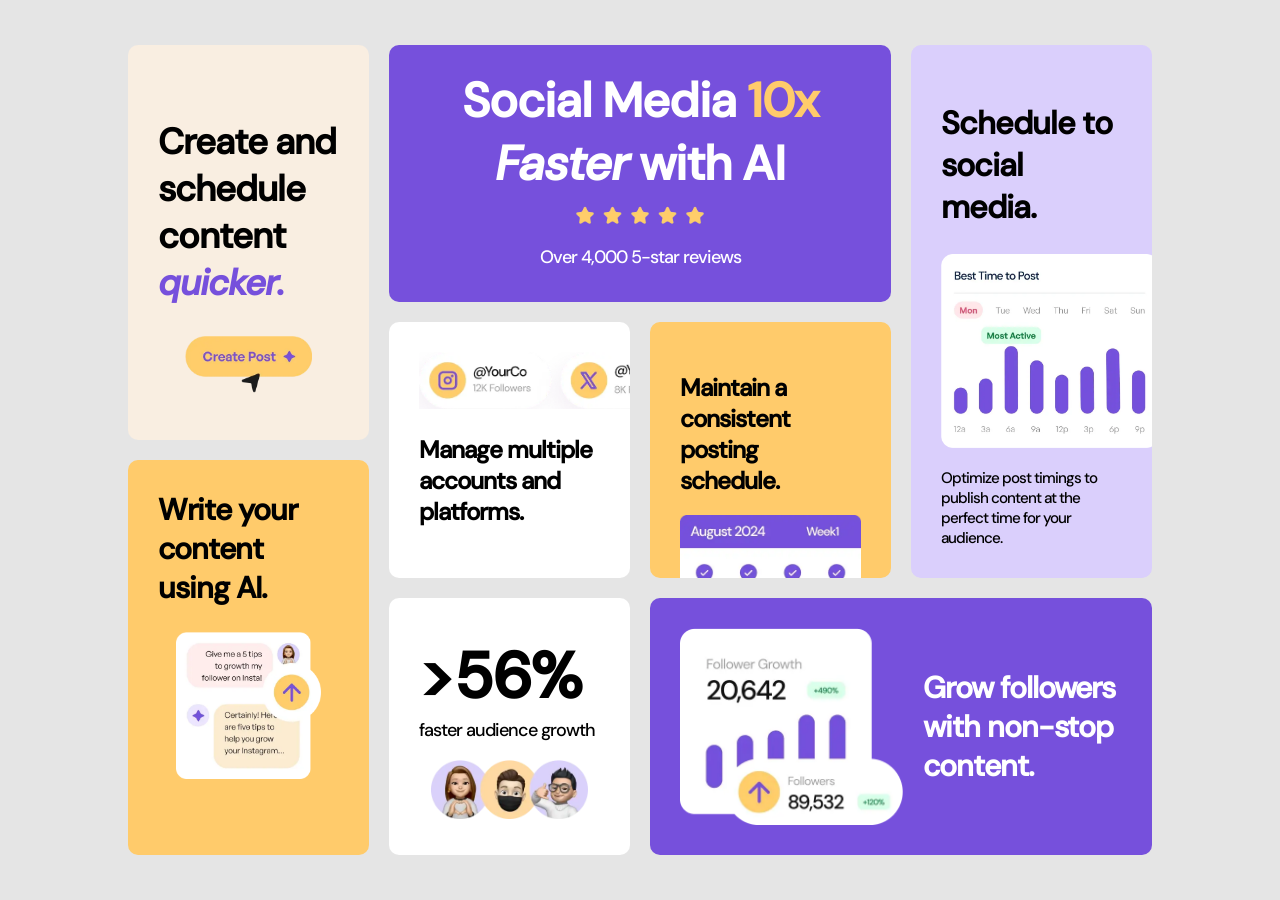
<file: junior/bento-grid/index.html>
<!DOCTYPE html>
<html lang="en">
<head>
  <meta charset="UTF-8">
  <meta name="viewport" content="width=device-width, initial-scale=1.0"> <!-- displays site properly based on user's device -->

  <link rel="icon" type="image/png" sizes="32x32" href="./assets/images/favicon-32x32.png">
  
  <title>Frontend Mentor | Bento grid</title>

  <!-- Feel free to remove these styles or customise in your own stylesheet 👍 -->
  <style>
    .attribution { font-size: 11px; text-align: center; }
    .attribution a { color: hsl(228, 45%, 44%); }
  </style>

  <link rel="stylesheet" href="style.css" type="text/css">
</head>
<body>

  <main>

    <div class="content">

      <div class="grid-item">
        <h2>Create and schedule content <span>quicker.</span></h2>
        <img src="images/illustration-create-post.webp" alt="">
      </div>

      <div class="grid-item">
        <h2>Social Media <span>10x</span> <span>Faster</span> with AI</h2>
        <img src="images/illustration-five-stars.webp" alt="">
        <p>Over 4,000 5-star reviews</p>
      </div>

      <div class="grid-item">
        <h2>Schedule to social media.</h2>
        <img src="images/illustration-schedule-posts.webp" alt="">
        <p>Optimize post timings to publish content at the perfect time for your audience.</p>
      </div>

      <div class="grid-item">
        <img src="images/illustration-multiple-platforms.webp" alt="">
        <h2>Manage multiple accounts and platforms.</h2>
      </div>

      <div class="grid-item">
        <h2>Maintain a consistent posting schedule.</h2>
        <img src="images/illustration-consistent-schedule.webp" alt="">
      </div>

      <div class="grid-item">
        <h2>Write your content using AI.</h2>
        <img src="images/illustration-ai-content.webp" alt="">
      </div>

      <div class="grid-item">
        <h2>>56%</h2> 
        <p>faster audience growth</p>
        <img src="images/illustration-audience-growth.webp" alt="">
      </div>

      <div class="grid-item">
        <img src="images/illustration-grow-followers.webp" alt="">
        <h2>Grow followers with non-stop content.</h2>
      </div>

    </div>

  </main>
</body>
</html>
</file>
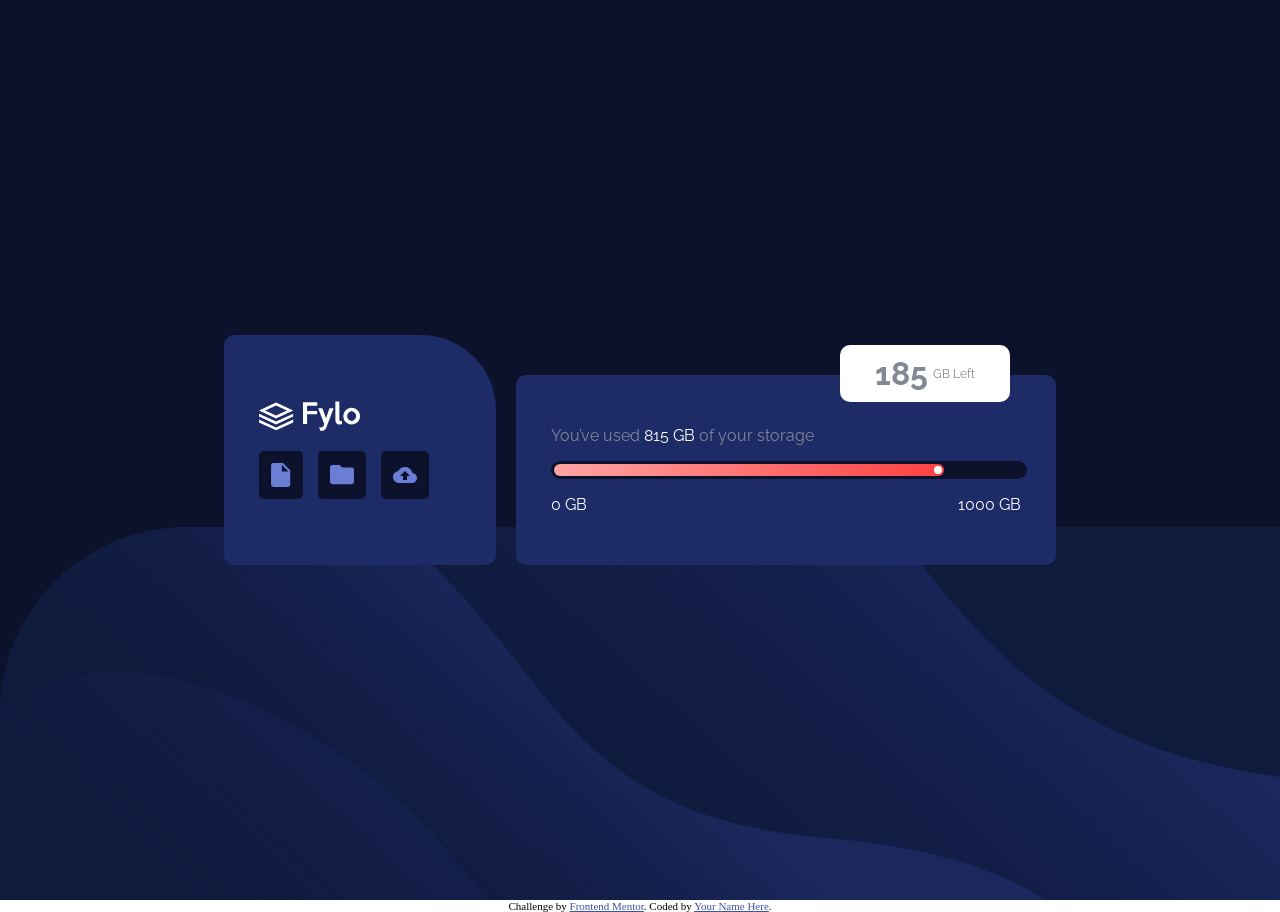
<file: junior/fylo-data-storage-component/index.html>
<!DOCTYPE html>
<html lang="en">
<head>
  <meta charset="UTF-8">
  <meta name="viewport" content="width=device-width, initial-scale=1.0"> <!-- displays site properly based on user's device -->

  <link rel="icon" type="image/png" sizes="32x32" href="./images/favicon-32x32.png">
  
  <title>Frontend Mentor | Fylo data storage component</title>

  <!-- Feel free to remove these styles or customise in your own stylesheet 👍 -->
  <style>
    .attribution { font-size: 0.6875rem; text-align: center; }
    .attribution a { color: hsl(228, 45%, 44%); }
  </style>

  <link rel="preconnect" href="https://fonts.googleapis.com">
  <link rel="preconnect" href="https://fonts.gstatic.com" crossorigin>
  <link href="https://fonts.googleapis.com/css2?family=Raleway:ital,wght@0,100..900;1,100..900&display=swap" rel="stylesheet">

  <link rel="stylesheet" href="style.css" type="text/css">
</head>
<body>

  <main>

    <div class="content">

      <div>
        <img src="images/logo.svg" alt="">

        <div>
          <div><img src="images/icon-document.svg" alt=""></div>
          <div><img src="images/icon-folder.svg" alt=""></div>
          <div><img src="images/icon-upload.svg" alt=""></div>
        </div>
      </div>

      <div>
        <div>
          <span>185</span><span>GB Left</span>
        </div>

        <p>You’ve used <span>815 GB</span> of your storage</p>

        <div class="progress">
          <div class="progress-bar">
            <div class="circle"></div>
          </div>
        </div>

        <div>
          <p>0 GB</p>
          <p>1000 GB</p>
        </div>
      </div>

    </div>

  </main>

  

  
  
  
  
  
  <footer class="attribution">
    Challenge by <a href="https://www.frontendmentor.io?ref=challenge">Frontend Mentor</a>. 
    Coded by <a href="#">Your Name Here</a>.
  </footer>
</body>
</html>
</file>
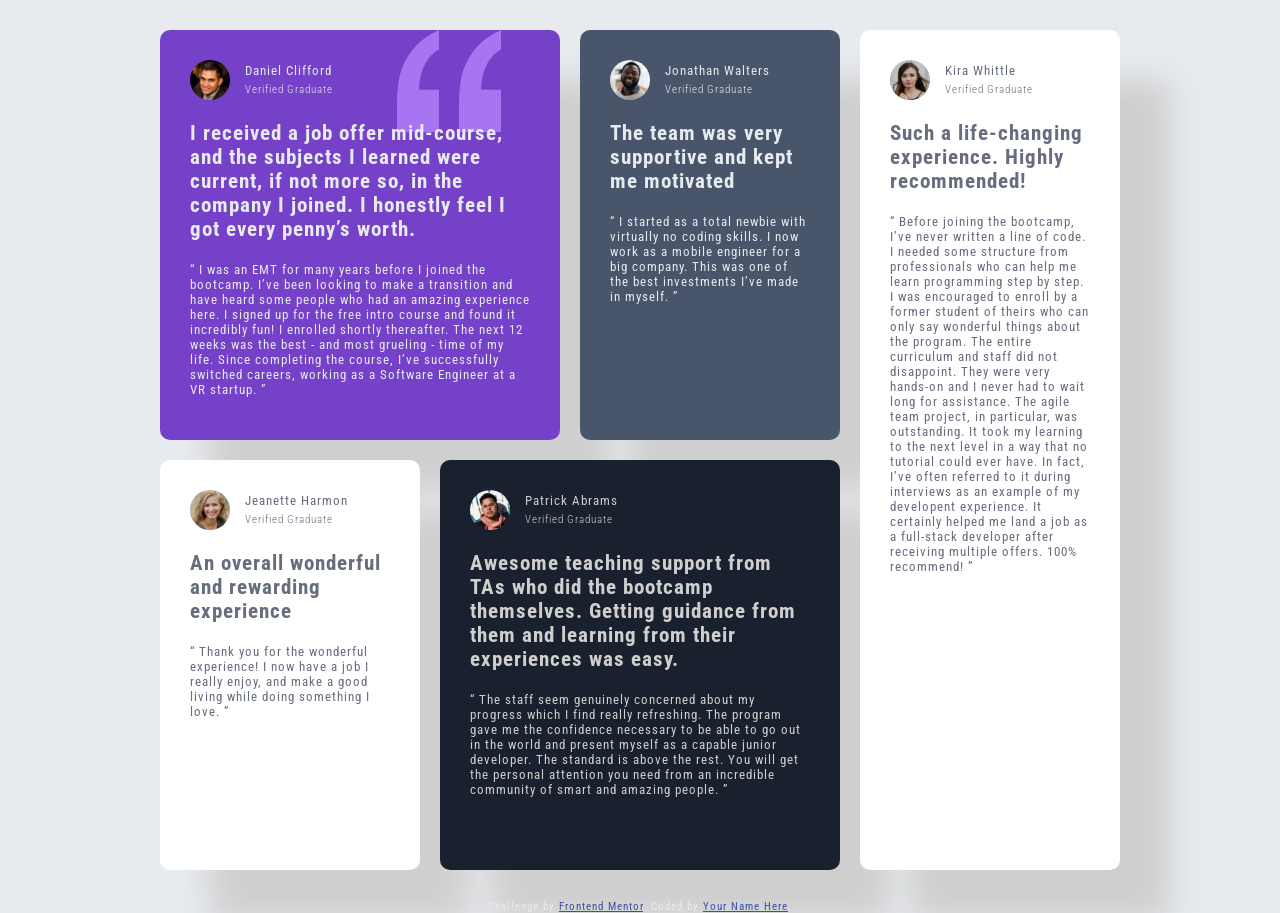
<file: junior/testimonials-grid-section/index.html>
<!DOCTYPE html>
<html lang="en">
<head>
  <meta charset="UTF-8">
  <meta name="viewport" content="width=device-width, initial-scale=1.0"> <!-- displays site properly based on user's device -->

  <link rel="icon" type="image/png" sizes="32x32" href="./images/favicon-32x32.png">
  
  <title>Frontend Mentor | [Challenge Name Here]</title>

  <!-- Feel free to remove these styles or customise in your own stylesheet 👍 -->
  <style>
    .attribution { font-size: 11px; text-align: center; }
    .attribution a { color: hsl(228, 45%, 44%); }
  </style>

  <link rel="preconnect" href="https://fonts.googleapis.com">
  <link rel="preconnect" href="https://fonts.gstatic.com" crossorigin>
  <link href="https://fonts.googleapis.com/css2?family=Roboto+Condensed:ital,wght@0,100..900;1,100..900&display=swap" rel="stylesheet">

  <link rel="stylesheet" href="style.css" type="text/css">
</head>
<body>
  
  <main>

    <div class="content">

      <div class="article">
        <div class="author">
          <img src="images/image-daniel.jpg" alt="">
          <h4>Daniel Clifford</h4>
          <p>Verified Graduate</p>
        </div>
        <h3>I received a job offer mid-course, and the subjects I learned were current, if not more so, 
  in the company I joined. I honestly feel I got every penny’s worth.</h3>
        <p>“ I was an EMT for many years before I joined the bootcamp. I’ve been looking to make a 
  transition and have heard some people who had an amazing experience here. I signed up 
  for the free intro course and found it incredibly fun! I enrolled shortly thereafter. 
  The next 12 weeks was the best - and most grueling - time of my life. Since completing 
  the course, I’ve successfully switched careers, working as a Software Engineer at a VR startup. ”</p>
      </div>

      <div class="article">
        <div class="author">
          <img src="images/image-jonathan.jpg" alt="">
          <h4>Jonathan Walters</h4>
          <p>Verified Graduate</p>
        </div>
        <h3>The team was very supportive and kept me motivated</h3>
        <p>“ I started as a total newbie with virtually no coding skills. I now work as a mobile engineer 
  for a big company. This was one of the best investments I’ve made in myself. ”</p>
      </div>

      <div class="article">
        <div class="author">
          <img src="images/image-jeanette.jpg" alt="">
          <h4>Jeanette Harmon</h4>
          <p>Verified Graduate</p>
        </div>
        <h3>An overall wonderful and rewarding experience</h3>
        <p>“ Thank you for the wonderful experience! I now have a job I really enjoy, and make a good living 
  while doing something I love. ”</p>
      </div>

      <div class="article">
        <div class="author">
          <img src="images/image-patrick.jpg" alt="">
          <h4>Patrick Abrams</h4>
          <p>Verified Graduate</p>
        </div>
        <h3>Awesome teaching support from TAs who did the bootcamp themselves. Getting guidance from them and 
  learning from their experiences was easy.</h3>
        <p>“ The staff seem genuinely concerned about my progress which I find really refreshing. The program 
  gave me the confidence necessary to be able to go out in the world and present myself as a capable 
  junior developer. The standard is above the rest. You will get the personal attention you need from 
  an incredible community of smart and amazing people. ”</p>
      </div>

      <div class="article">
        <div class="author">
          <img src="images/image-kira.jpg" alt="">
          <h4>Kira Whittle</h4>
          <p>Verified Graduate</p>
        </div>
        <h3>Such a life-changing experience. Highly recommended!</h3>
        <p>“ Before joining the bootcamp, I’ve never written a line of code. I needed some structure from 
  professionals who can help me learn programming step by step. I was encouraged to enroll by a former 
  student of theirs who can only say wonderful things about the program. The entire curriculum and staff 
  did not disappoint. They were very hands-on and I never had to wait long for assistance. The agile team 
  project, in particular, was outstanding. It took my learning to the next level in a way that no tutorial 
  could ever have. In fact, I’ve often referred to it during interviews as an example of my developent 
  experience. It certainly helped me land a job as a full-stack developer after receiving multiple offers. 
  100% recommend! ”</p>
      </div>

    </div>

  </main>

  
  

  

  

  
  

  

  
  
  <div class="attribution">
    Challenge by <a href="https://www.frontendmentor.io?ref=challenge" target="_blank">Frontend Mentor</a>. 
    Coded by <a href="#">Your Name Here</a>.
  </div>
</body>
</html>
</file>
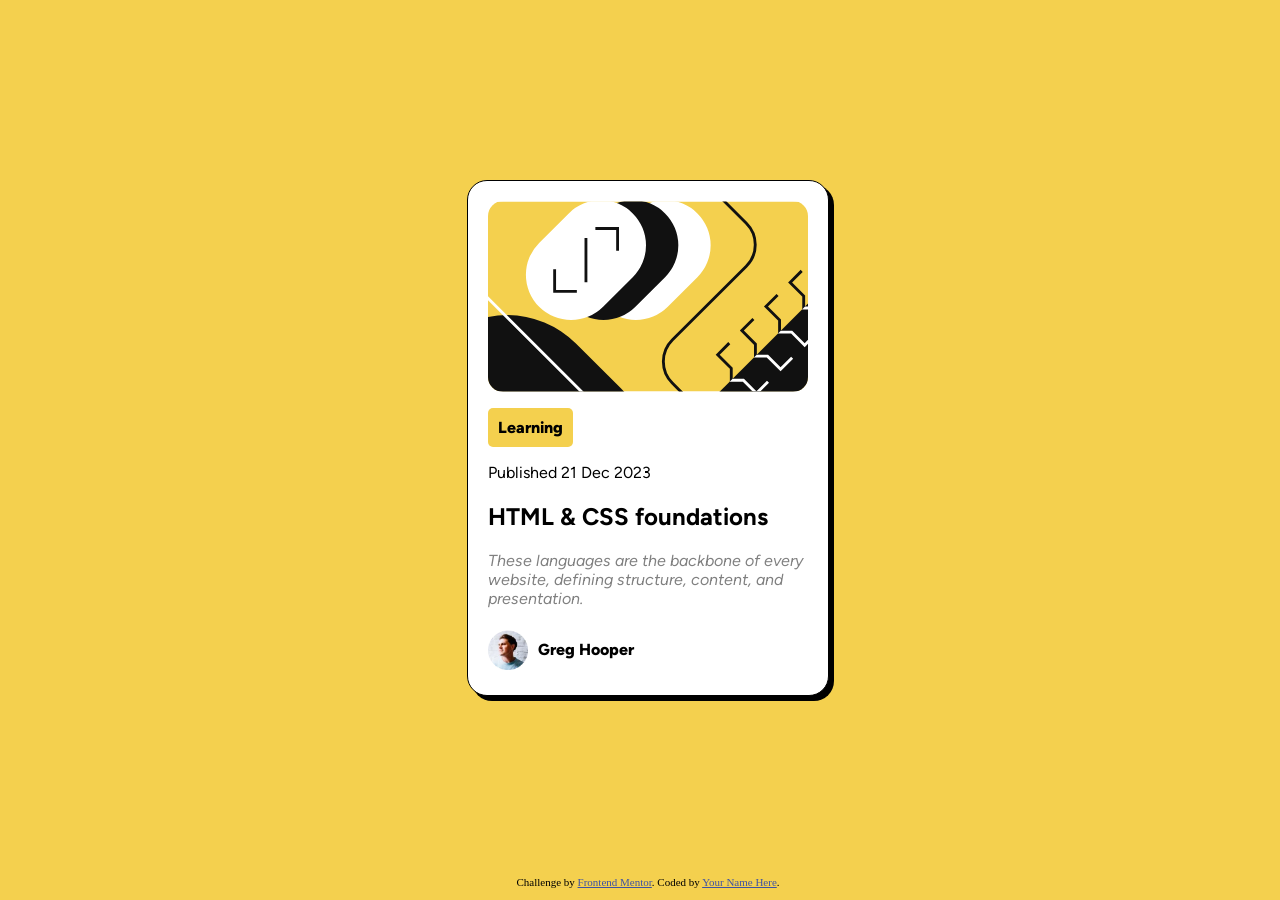
<file: newbie/blog-preview-card/index.html>
<!DOCTYPE html>
<html lang="en">
<head>
  <meta charset="UTF-8">
  <meta name="viewport" content="width=device-width, initial-scale=1.0"> <!-- displays site properly based on user's device -->

  <link rel="icon" type="image/png" sizes="32x32" href="./assets/images/favicon-32x32.png">

  <link rel="stylesheet" href="style.css" type="text/css">
  
  <title>Frontend Mentor | Blog preview card</title>

  <!-- Feel free to remove these styles or customise in your own stylesheet 👍 -->
  <style>
    .attribution { font-size: 11px; text-align: center; }
    .attribution a { color: hsl(228, 45%, 44%); }
  </style>
</head>
<body>

  <main>

    <img src="images/illustration-article.svg" alt="illustration" id="illustration">

    <p id="title">Learning</p>

    <p id="date">Published 21 Dec 2023</p>

    <h2><a>HTML & CSS foundations</a></h2>

    <p id="article">These languages are the backbone of every website, defining structure, content, and presentation.</p>

    <div class="profile">
      <img src="images/image-avatar.webp" alt="avatar" id="avatar">

      <p id="name">Greg Hooper</p>
    </div>

  </main>

  
  <div class="attribution">
    Challenge by <a href="https://www.frontendmentor.io?ref=challenge" target="_blank">Frontend Mentor</a>. 
    Coded by <a href="#">Your Name Here</a>.
  </div>
</body>
</html>
</file>
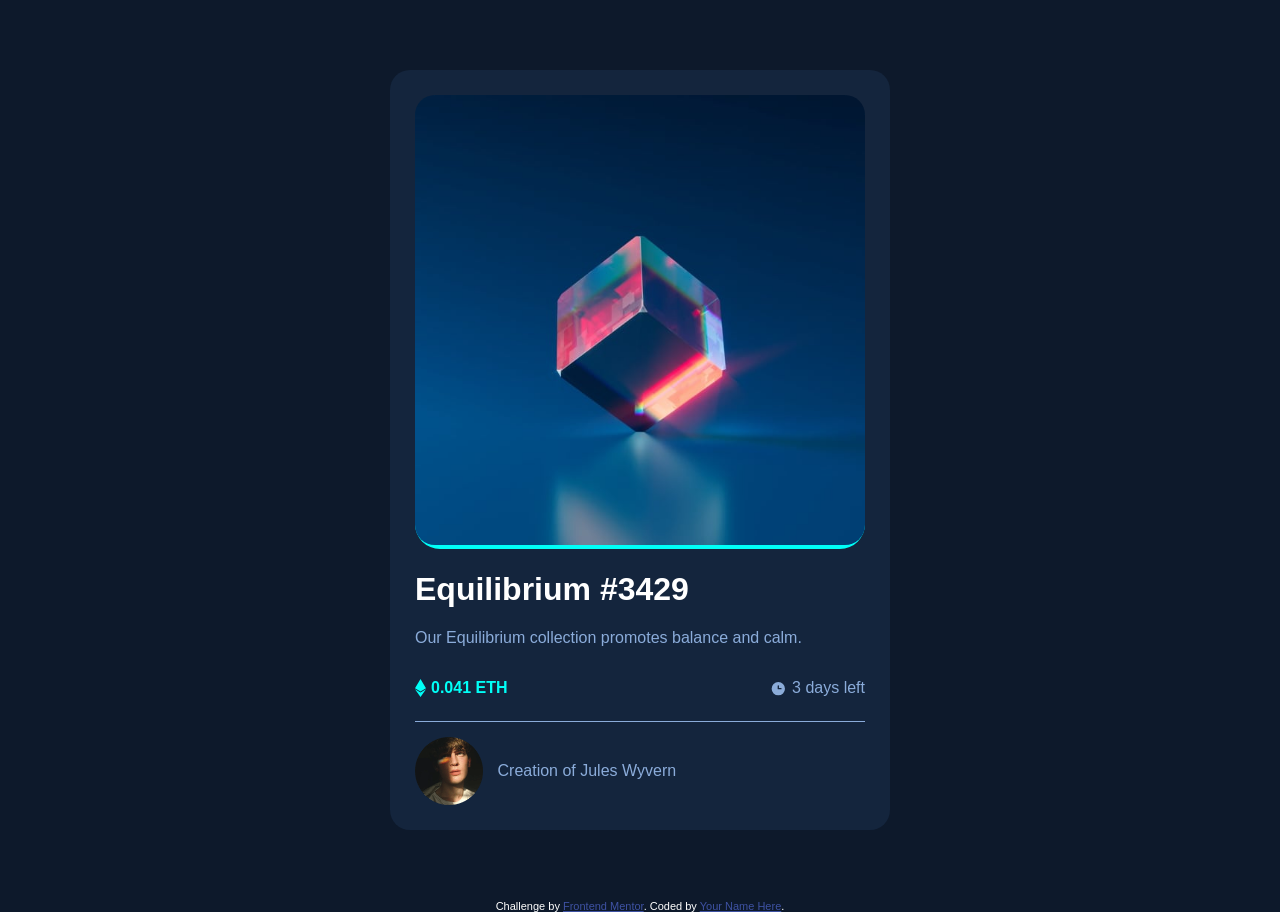
<file: newbie/nft-preview-card-component/index.html>
<!DOCTYPE html>
<html lang="en">
<head>
  <meta charset="UTF-8">
  <meta name="viewport" content="width=device-width, initial-scale=1.0"> <!-- displays site properly based on user's device -->

  <link rel="icon" type="image/png" sizes="32x32" href="./images/favicon-32x32.png">
  
  <title>Frontend Mentor | NFT preview card component</title>

  <link rel="stylesheet" href="https://fonts.google.com/specimen/Outfit">

  <!-- Feel free to remove these styles or customise in your own stylesheet 👍 -->
  <style>
    .attribution { font-size: 11px; text-align: center; }
    .attribution a { color: hsl(228, 45%, 44%); }
  </style>

  <link rel="stylesheet" href="style.css" type="text/css">
</head>
<body>

  <main>
    <div class="content">
      <div class="main-image">
        <img src="images/image-equilibrium.jpg" alt="main-image">
      </div>
    
      <h1>Equilibrium #3429</h1>

      <p>Our Equilibrium collection promotes balance and calm.</p>

      <div>
        <div>
          <img src="images/icon-ethereum.svg" alt="">
          <p>0.041 ETH</p>
        </div>
        <div>
          <img src="images/icon-clock.svg" alt="">
          <p>3 days left</p>
        </div>
      </div>

      <hr>

      <div>
        <img src="images/image-avatar.png" alt="">

        <p>Creation of <span>Jules Wyvern</span></p>
      </div>
    </div>
  </main>

  <div class="attribution">
    Challenge by <a href="https://www.frontendmentor.io?ref=challenge" target="_blank">Frontend Mentor</a>. 
    Coded by <a href="#">Your Name Here</a>.
  </div>
</body>
</html>
</file>
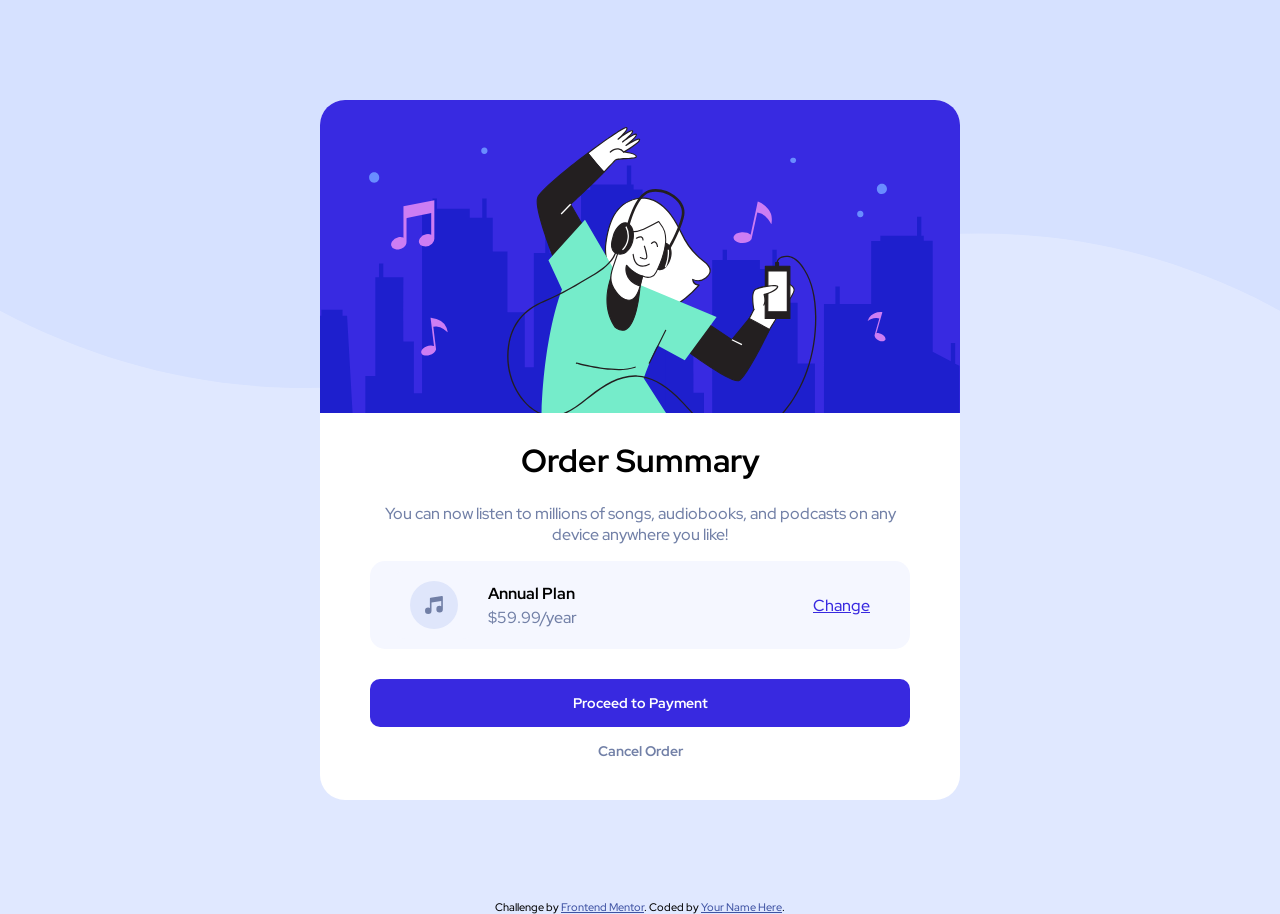
<file: newbie/order-summary-component/index.html>
<!DOCTYPE html>
<html lang="en">
<head>
  <meta charset="UTF-8">
  <meta name="viewport" content="width=device-width, initial-scale=1.0"> <!-- displays site properly based on user's device -->

  <link rel="icon" type="image/png" sizes="32x32" href="images/favicon-32x32.png">
  
  <title>Frontend Mentor | Order summary card</title>

  <link rel="preconnect" href="https://fonts.googleapis.com">
  <link rel="preconnect" href="https://fonts.gstatic.com" crossorigin>
  <link href="https://fonts.googleapis.com/css2?family=Red+Hat+Display:ital,wght@0,300..900;1,300..900&display=swap" rel="stylesheet">

  <!-- Feel free to remove these styles or customise in your own stylesheet 👍 -->
  <style>
    .attribution { font-size: 11px; text-align: center; }
    .attribution a { color: hsl(228, 45%, 44%); }
  </style>

  <link rel="stylesheet" href="style.css" type="text/css">
</head>
<body>

  <main>

    <div class="content">

      <img src="images/illustration-hero.svg" alt="">

      <div class="component-content">

        <h1>Order Summary</h1>

        <p>You can now listen to millions of songs, audiobooks, and podcasts on any 
        device anywhere you like!</p>

        <div>

          <div class="img"><img src="images/icon-music.svg" alt=""></div>

          <p class="order-name">Annual Plan</p>
          <p class="order-cost">$59.99/year</p>

          <a>Change</a>

        </div>

        <a>Proceed to Payment</a>
        <a>Cancel Order</a>

      </div>

    </div>

  </main>

  <footer>
    <div class="attribution">
      Challenge by <a href="https://www.frontendmentor.io?ref=challenge" target="_blank">Frontend Mentor</a>. 
      Coded by <a href="#">Your Name Here</a>.
    </div>
  </footer>
  
</body>
</html>
</file>
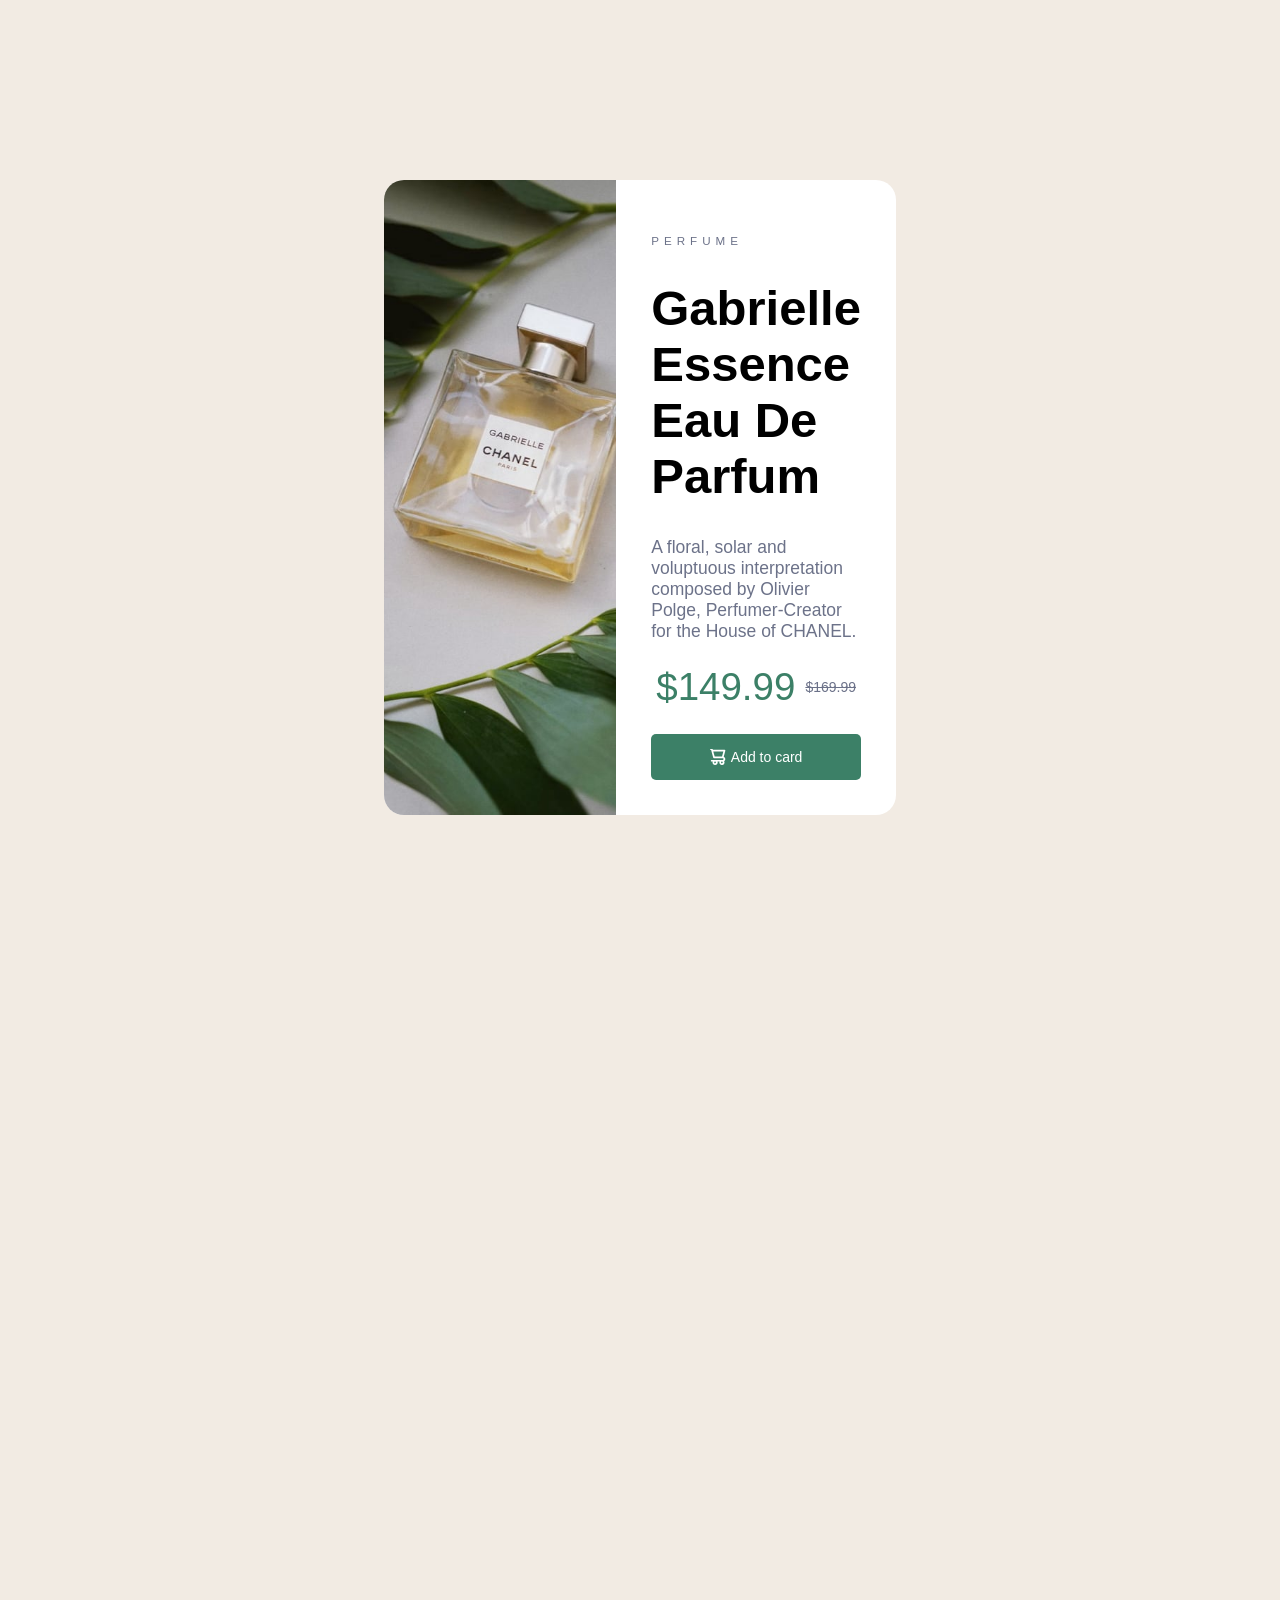
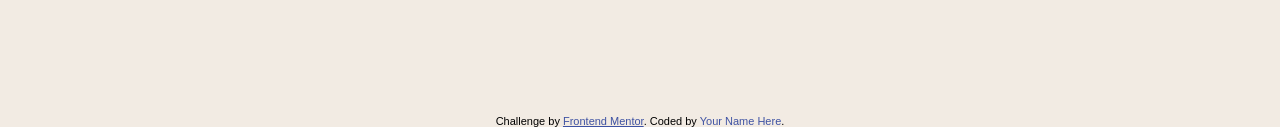
<file: newbie/product-preview-card-component/index.html>
<!DOCTYPE html>
<html lang="en">
<head>
  <meta charset="UTF-8">
  <meta name="viewport" content="width=device-width, initial-scale=1.0"> <!-- displays site properly based on user's device -->

  <link rel="icon" type="image/png" sizes="32x32" href="./images/favicon-32x32.png">
  
  <title>Frontend Mentor | Product preview card component</title>

  <!-- Feel free to remove these styles or customise in your own stylesheet 👍 -->
  <style>
    .attribution { font-size: 11px; text-align: center; }
    .attribution a { color: hsl(228, 45%, 44%); }
  </style>

  <link rel="stylesheet" href="style.css" type="text/css">

  <link rel="stylesheet" href="https://fonts.google.com/specimen/Montserrat">
  <link rel="stylesheet" href="https://fonts.google.com/specimen/Fraunces">
</head>
<body>

  <main>
    <img src="images/image-product-desktop.jpg" alt="image-product">

    <div>
      <h5>Perfume</h5>

      <h1>Gabrielle Essence Eau De Parfum</h1>

      <p>A floral, solar and voluptuous interpretation composed by Olivier Polge, 
      Perfumer-Creator for the House of CHANEL.</p>

      <div>
        <p>$149.99</p>
        <p>$169.99</p>
      </div>
      <a href="Add to Cart">
        <img src="images/icon-cart.svg" alt="">
        Add to card
      </a>
    </div>
  </main>
  
  <div class="attribution">
    Challenge by <a href="https://www.frontendmentor.io?ref=challenge" target="_blank">Frontend Mentor</a>. 
    Coded by <a>Your Name Here</a>.
  </div>
</body>
</html>
</file>
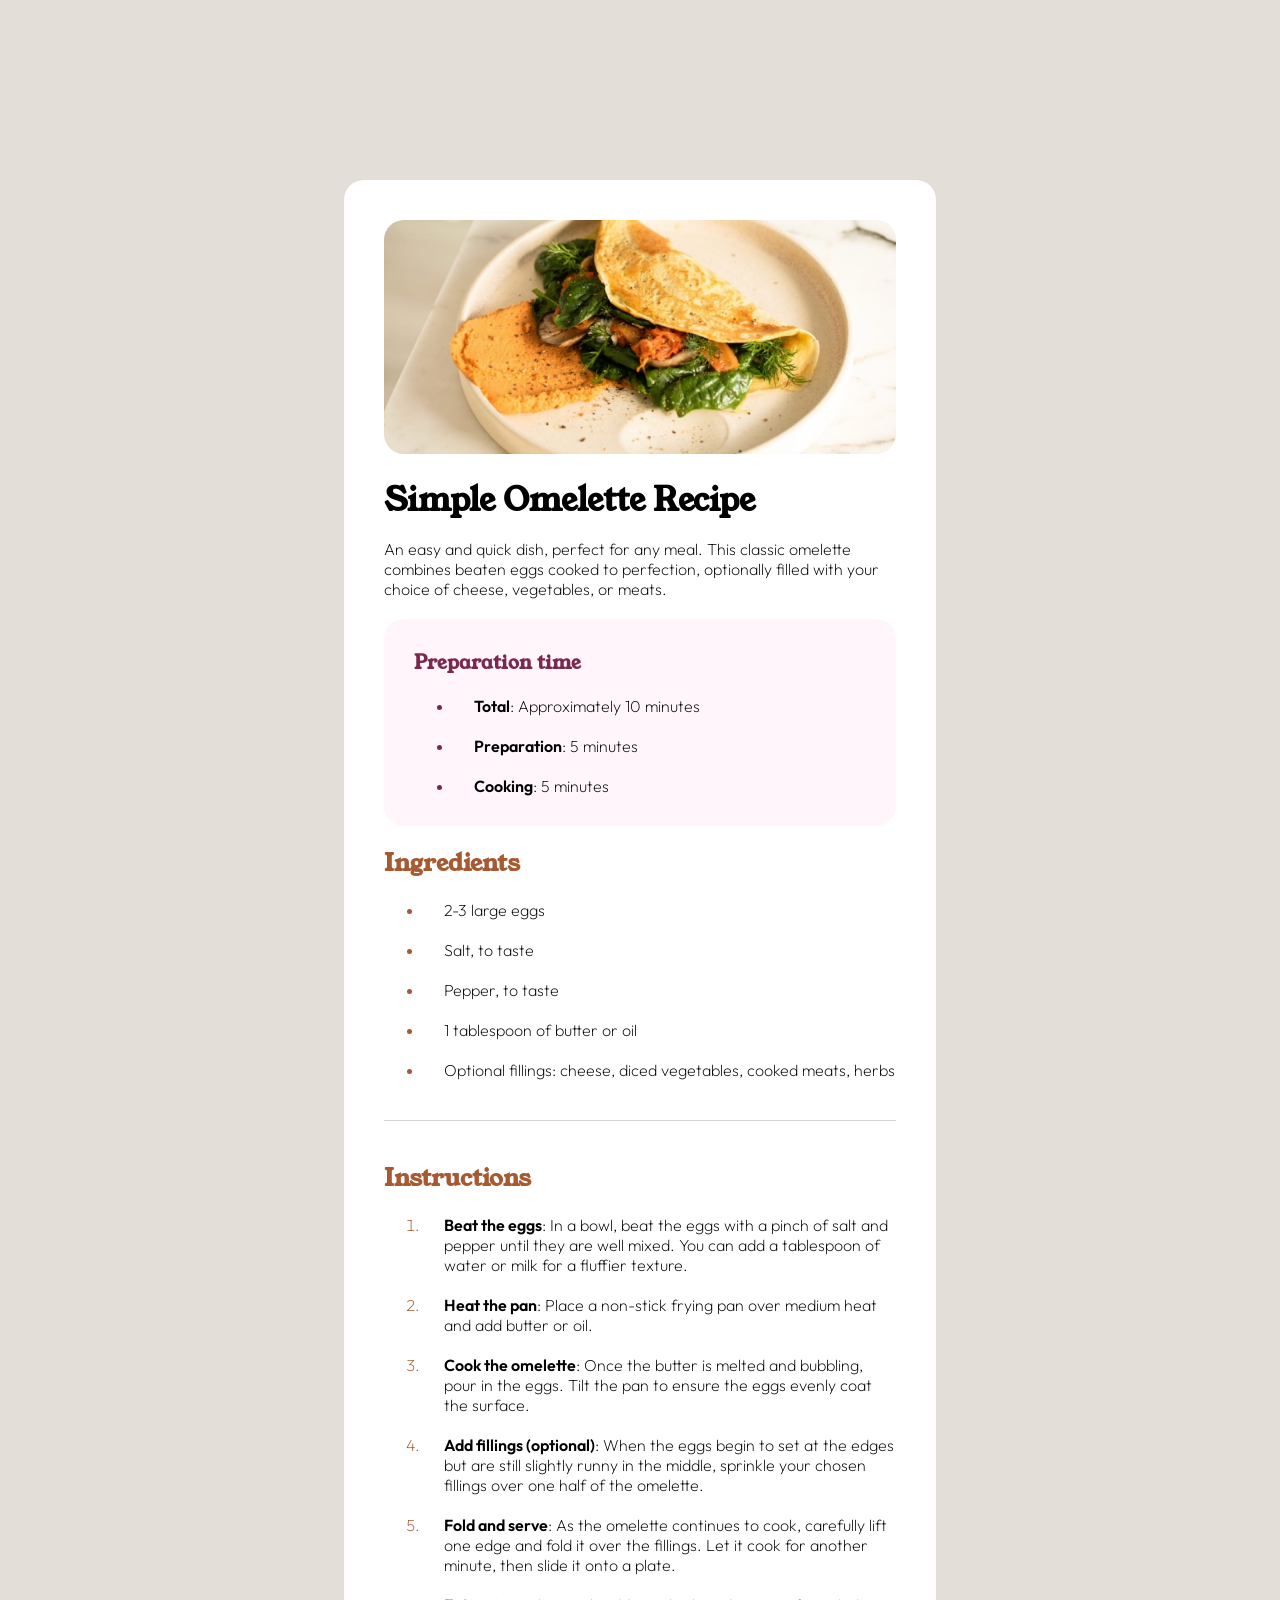
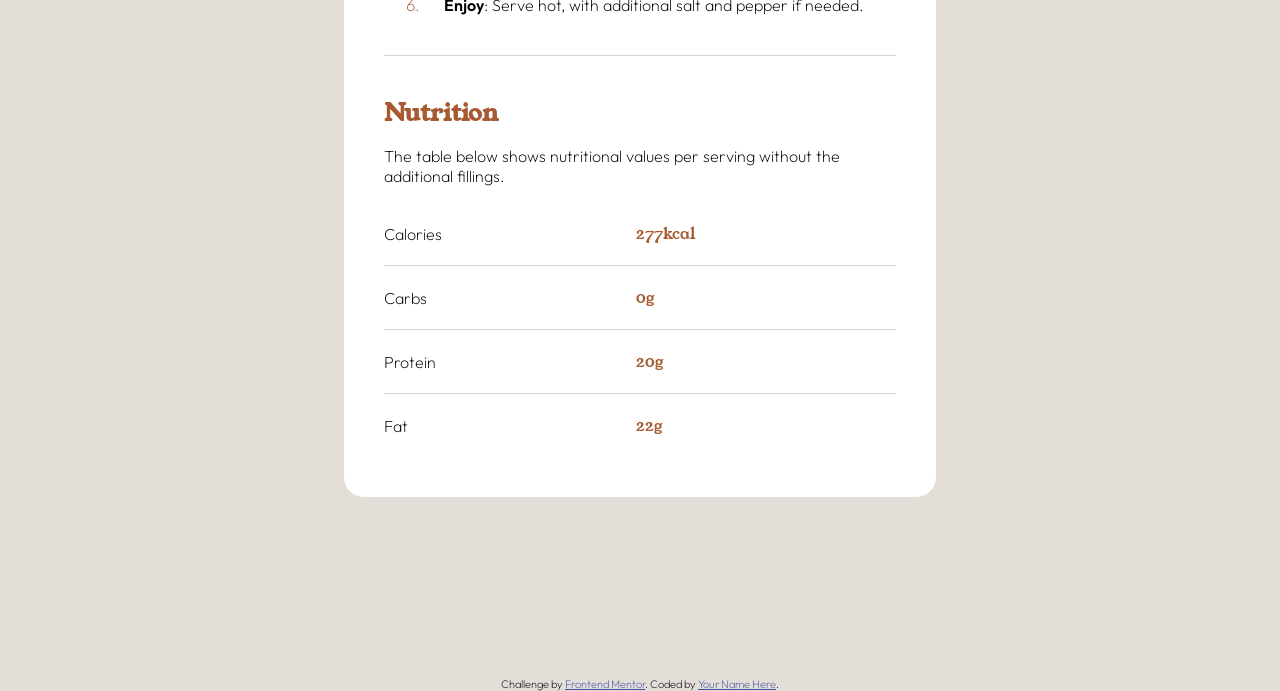
<file: newbie/recipe-page/index.html>
<!DOCTYPE html>
<html lang="en">
<head>
  <meta charset="UTF-8">
  <meta name="viewport" content="width=device-width, initial-scale=1.0"> <!-- displays site properly based on user's device -->

  <link rel="icon" type="image/png" sizes="32x32" href="images/favicon-32x32.png">

  <link rel="stylesheet" href="style.css" type="text/css">
  
  <title>Frontend Mentor | Recipe page</title>

  <!-- Feel free to remove these styles or customise in your own stylesheet 👍 -->
  <style>
    .attribution { font-size: 11px; text-align: center; }
    .attribution a { color: hsl(228, 45%, 44%); }
  </style>
</head>
<body>

  <main>

    <img src="images/image-omelette.jpeg" alt="Omelette">

    <h1>Simple Omelette Recipe</h1>

    <p>An easy and quick dish, perfect for any meal. This classic omelette combines beaten eggs cooked 
    to perfection, optionally filled with your choice of cheese, vegetables, or meats.</p>
    
    <div class="preparation">
      <h3>Preparation time</h3>
    
      <ul>
        <li><span class="bold">Total</span>: Approximately 10 minutes</li>
        <li><span class="bold">Preparation</span>: 5 minutes</li>
        <li><span class="bold">Cooking</span>: 5 minutes</li>
      </ul>
    </div>
    
    <h2>Ingredients</h2>

    <ul class="ingredients">
      <li>2-3 large eggs</li>
      <li>Salt, to taste</li>
      <li>Pepper, to taste</li>
      <li>1 tablespoon of butter or oil</li>
      <li>Optional fillings: cheese, diced vegetables, cooked meats, herbs</li>
    </ul>

    <hr>
    
    <h2>Instructions</h2>

    <ol class="instructions">
      <li><span class="bold">Beat the eggs</span>: In a bowl, beat the eggs with a pinch of salt and pepper until they are well mixed. 
      You can add a tablespoon of water or milk for a fluffier texture.</li>
      <li><span class="bold">Heat the pan</span>: Place a non-stick frying pan over medium heat and add butter or oil.</li>
      <li><span class="bold">Cook the omelette</span>: Once the butter is melted and bubbling, pour in the eggs. Tilt the pan to ensure 
      the eggs evenly coat the surface.</li>
      <li><span class="bold">Add fillings (optional)</span>: When the eggs begin to set at the edges but are still slightly runny in the 
      middle, sprinkle your chosen fillings over one half of the omelette.</li>
      <li><span class="bold">Fold and serve</span>: As the omelette continues to cook, carefully lift one edge and fold it over the 
      fillings. Let it cook for another minute, then slide it onto a plate.</li>
      <li><span class="bold">Enjoy</span>: Serve hot, with additional salt and pepper if needed.</li>
    </ol>

    <hr>

    <h2>Nutrition</h2>

    <p>The table below shows nutritional values per serving without the additional fillings.</p>

    <table>
      <tr>
        <td>Calories</td>
        <td>277kcal</td>
      </tr>
      <tr>
        <td>Carbs</td>
        <td>0g</td>
      </tr>
      <tr>
        <td>Protein</td>
        <td>20g</td>
      </tr>
      <tr>
        <td>Fat</td>
        <td>22g</td>
      </tr>
    </table>

  </main>
  
  <div class="attribution">
    Challenge by <a href="https://www.frontendmentor.io?ref=challenge" target="_blank">Frontend Mentor</a>. 
    Coded by <a href="#">Your Name Here</a>.
  </div>
</body>
</html>
</file>
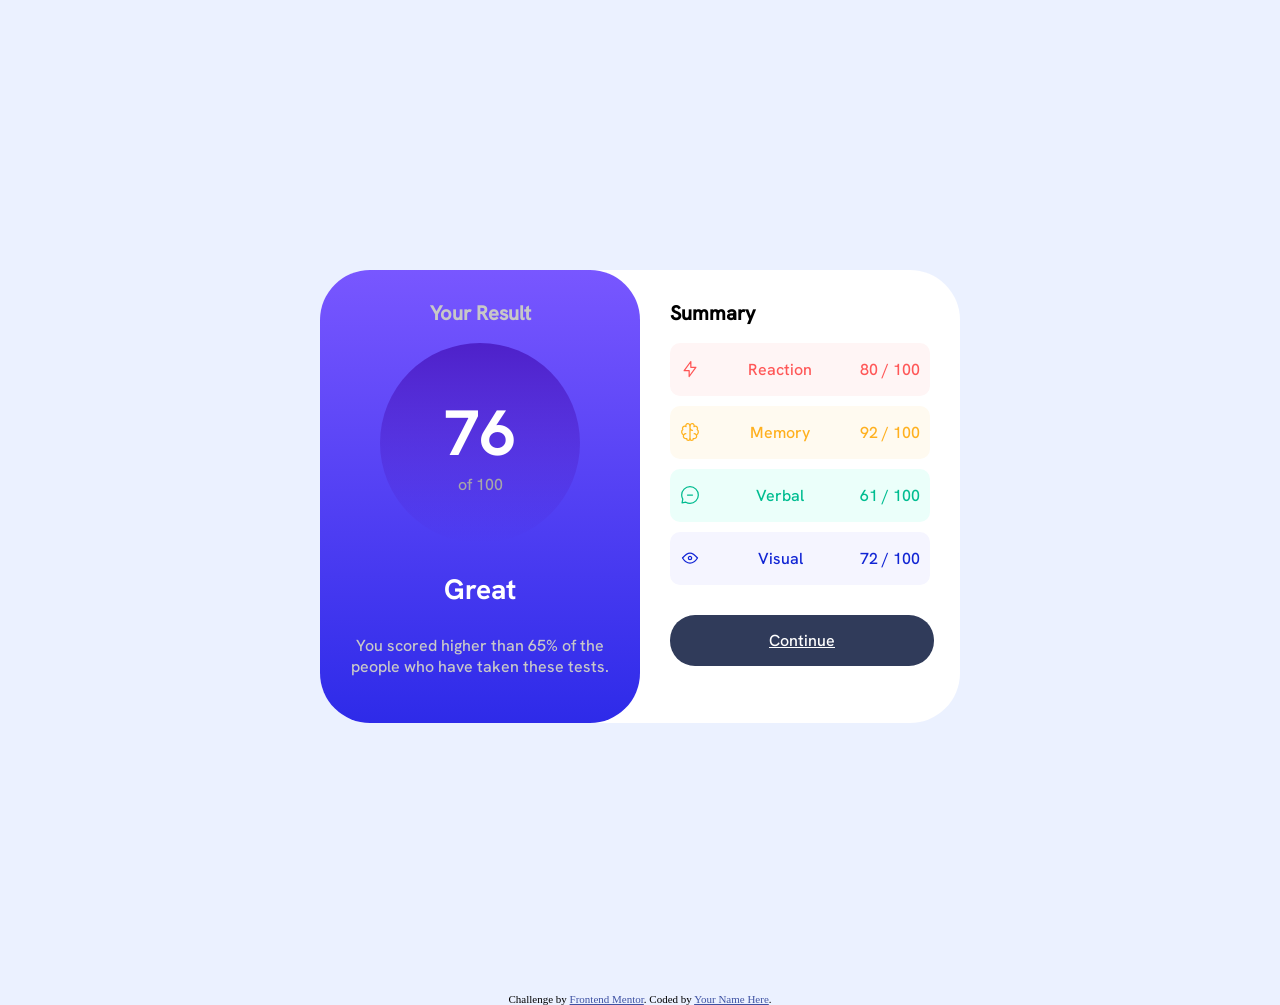
<file: newbie/results-summary-component/index.html>
<!DOCTYPE html>
<html lang="en">
<head>
  <meta charset="UTF-8">
  <meta name="viewport" content="width=device-width, initial-scale=1.0"> <!-- displays site properly based on user's device -->

  <link rel="icon" type="image/png" sizes="32x32" href="./assets/images/favicon-32x32.png">
  
  <title>Frontend Mentor | Results summary component</title>

  <link rel="stylesheet" href="style.css" type="text/css">

  <!-- Feel free to remove these styles or customise in your own stylesheet 👍 -->
  <style>
    .attribution { font-size: 11px; text-align: center; }
    .attribution a { color: hsl(228, 45%, 44%); }
  </style>
</head>
<body>

  <main>
    
    <div>
      <h2>Your Result</h2>  
      <div id="circle">
        <p class="result">76</p>
        <p class="of-how-many">of 100</p>
      </div>
      <h3>Great</h3>
      <p>You scored higher than 65% of the people who have taken these tests.</p>
    </div>
    
    <div class="summary">
      <h2>Summary</h2>

      <div class="reaction">
        <img src="images/icon-reaction.svg" alt="icon-reaction">
        <p class="title">Reaction</p>
        <p class="balls">80 / 100</p>
      </div>

      <div class="memory">
        <img src="images/icon-memory.svg" alt="icon-memory">
        <p class="title">Memory</p>
        <p class="balls">92 / 100</p>
      </div>

      <div class="verbal">
        <img src="images/icon-verbal.svg" alt="icon-verbal">
        <p class="title">Verbal</p>
        <p class="balls">61 / 100</p>
      </div>

      <div class="visual">
        <img src="images/icon-visual.svg" alt="icon-visual">
        <p class="title">Visual</p>
        <p class="balls">72 / 100</p>
      </div>
      
      <a href="">Continue</a>
    </div>
  </main>
  
  <div class="attribution">
    Challenge by <a href="https://www.frontendmentor.io?ref=challenge" target="_blank">Frontend Mentor</a>. 
    Coded by <a href="#">Your Name Here</a>.
  </div>
</body>
</html>
</file>
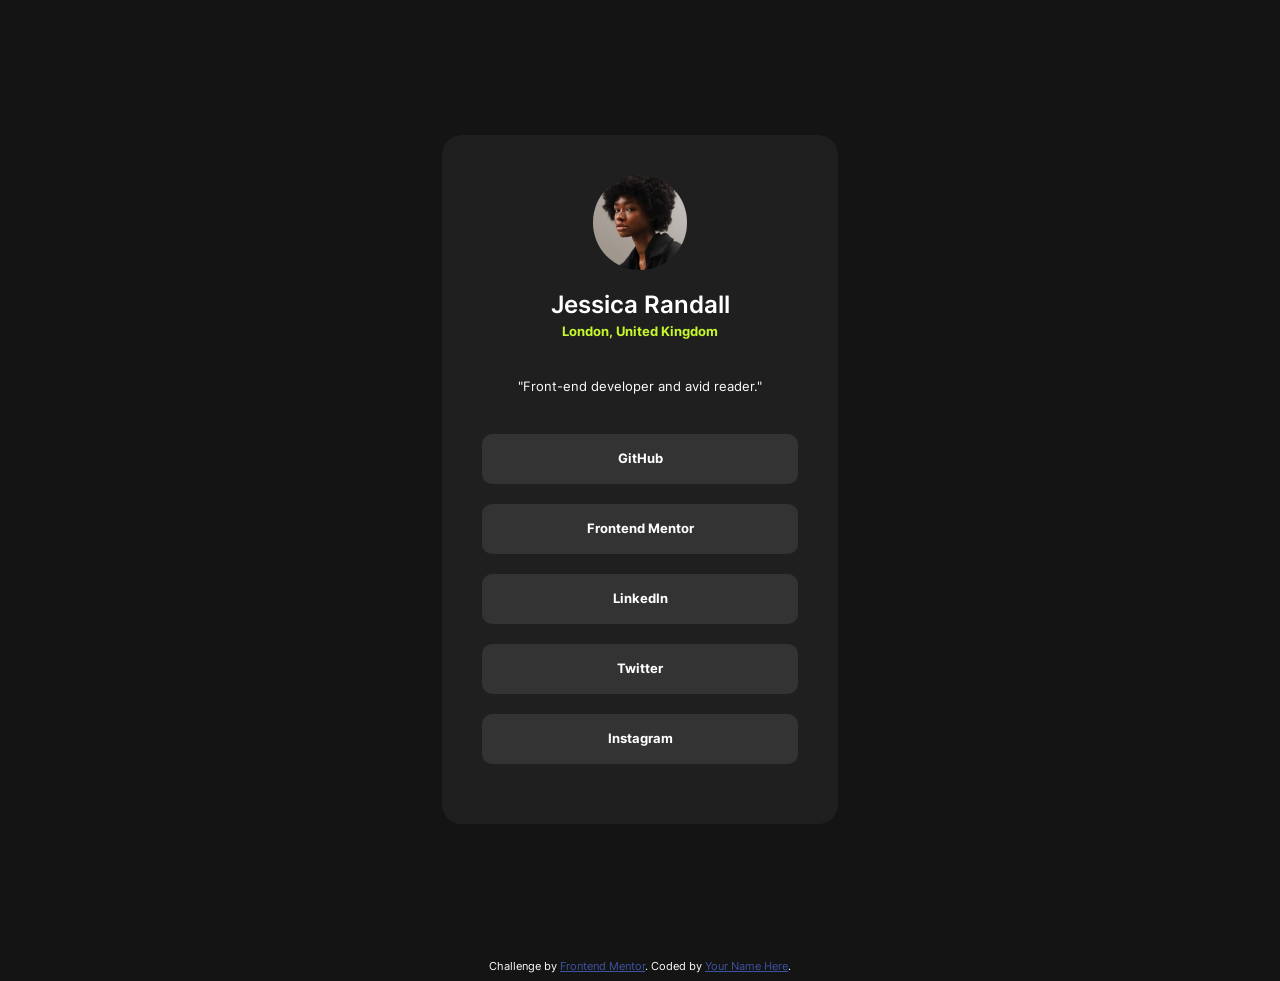
<file: newbie/social-links-profile-main/index.html>
<!DOCTYPE html>
<html lang="en">
<head>
  <meta charset="UTF-8">
  <meta name="viewport" content="width=device-width, initial-scale=1.0"> <!-- displays site properly based on user's device -->

  <link rel="stylesheet" href="style.css" type="text/css">

  <link rel="icon" type="image/png" sizes="32x32" href="./assets/images/favicon-32x32.png">
  
  <title>Frontend Mentor | Social links profile</title>

  <!-- Feel free to remove these styles or customise in your own stylesheet 👍 -->
  <style>
    .attribution { font-size: 11px; text-align: center; }
    .attribution a { color: hsl(228, 45%, 44%); }
  </style>
</head>
<body>

  <main>

    <img src="images/avatar-jessica.jpeg" alt="avatar">

    <h2>Jessica Randall</h2>
    
    <h4>London, United Kingdom</h4>

    <p>"Front-end developer and avid reader."</p>

    <a>GitHub</a>

    <a>Frontend Mentor</a>

    <a>LinkedIn</a>

    <a>Twitter</a>

    <a>Instagram</a>

  </main>


  <div class="attribution">
    Challenge by <a href="https://www.frontendmentor.io?ref=challenge" target="_blank" class="in_attribution">Frontend Mentor</a>. 
    Coded by <a href="#" class="in_attribution">Your Name Here</a>.
  </div>

</body>
</html>
</file>
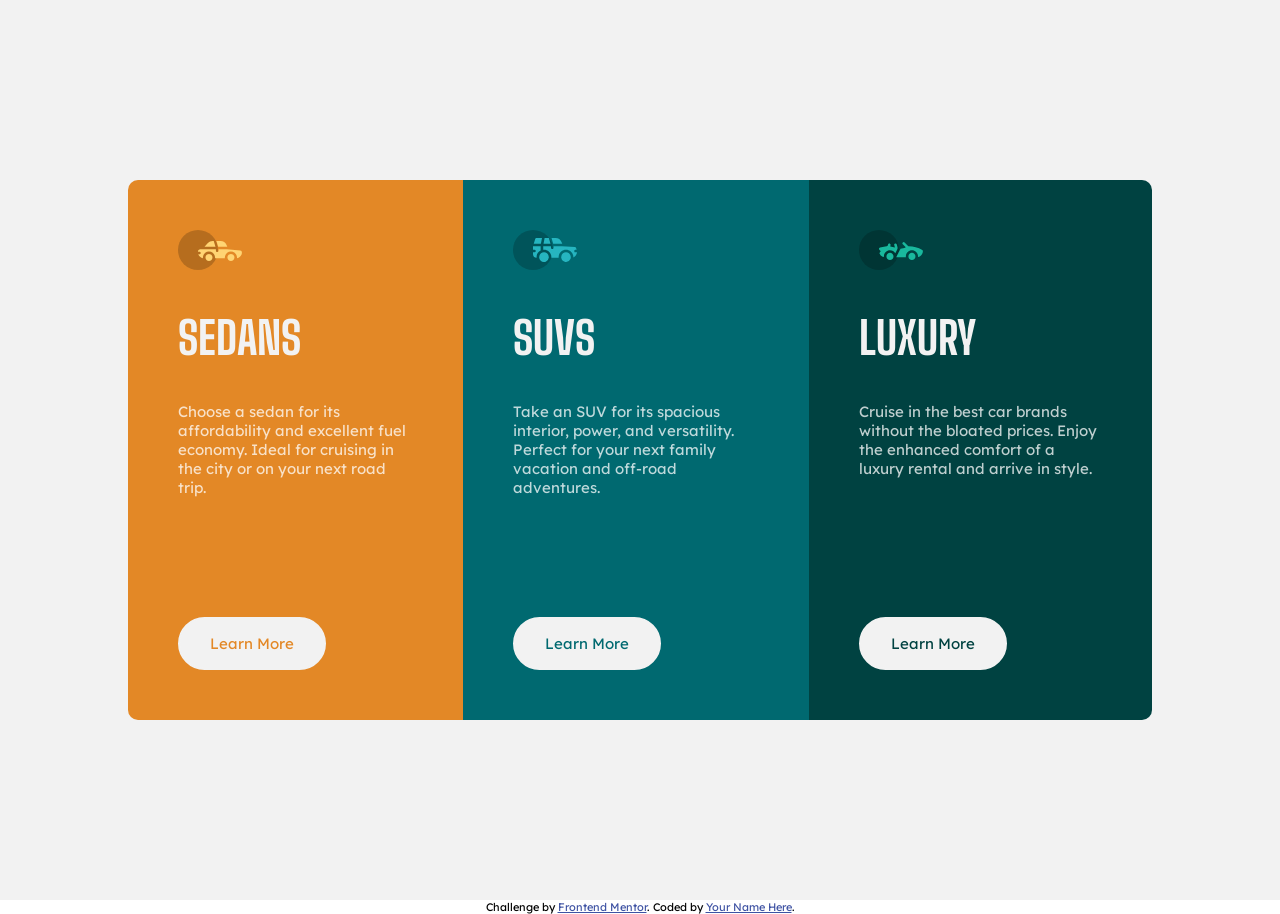
<file: newbie/three-column-component/index.html>
<!DOCTYPE html>
<html lang="en">
<head>
  <meta charset="UTF-8">
  <meta name="viewport" content="width=device-width, initial-scale=1.0"> <!-- displays site properly based on user's device -->

  <link rel="icon" type="image/png" sizes="32x32" href="./images/favicon-32x32.png">
  
  <title>Frontend Mentor | 3-column preview card component</title>

  <link rel="preconnect" href="https://fonts.googleapis.com">
  <link rel="preconnect" href="https://fonts.gstatic.com" crossorigin>
  <link href="https://fonts.googleapis.com/css2?family=Big+Shoulders:opsz,wght@10..72,100..900&family=Lexend+Deca:wght@100..900&display=swap" rel="stylesheet">

  <link rel="stylesheet" href="style.css" type="text/css">

  <!-- Feel free to remove these styles or customise in your own stylesheet 👍 -->
  <style>
    .attribution { font-size: 11px; text-align: center; }
    .attribution a { color: hsl(228, 45%, 44%); }
  </style>
</head>
<body>
  
  <main>

    <div class="content">
      <div>
        <img src="images/icon-sedans.svg" alt="">

        <h2>Sedans</h2>

        <p>Choose a sedan for its affordability and excellent fuel economy. Ideal for cruising in the city 
      or on your next road trip.</p>

        <a href="">Learn More</a>
      </div>

      <div>
        <img src="images/icon-suvs.svg" alt="">

        <h2>SUVs</h2>

        <p>Take an SUV for its spacious interior, power, and versatility. Perfect for your next family vacation 
      and off-road adventures.</p>

        <a href="">Learn More</a>
      </div>

      <div>
        <img src="images/icon-luxury.svg" alt="">

        <h2>Luxury</h2>

        <p>Cruise in the best car brands without the bloated prices. Enjoy the enhanced comfort of a luxury 
      rental and arrive in style.</p>

        <a href="">Learn More</a>
      </div>
    </div>

  </main>
  
  <footer>
    <div class="attribution">
      Challenge by <a href="https://www.frontendmentor.io?ref=challenge" target="_blank">Frontend Mentor</a>. 
      Coded by <a href="#">Your Name Here</a>.
    </div>
  </footer>
</body>
</html>
</file>
<file: junior/bento-grid/style.css>
/* Fonts */

@font-face {
    font-family: "DMSans-Medium";
    src: url("fonts/DMSans-Medium.ttf") format("truetype");
    font-weight: 400;
}

@font-face {
    font-family: "DMSans-MediumItalic";
    src: url("fonts/DMSans-MediumItalic.ttf") format("truetype");
    font-weight: 400;
}

@font-face {
    font-family: "DMSans-Regular";
    src: url("fonts/DMSans-Regular.ttf") format("truetype");
    font-weight: 400;
}

/* Colors */

:root {
    --purple-100: hsl(254, 88%, 90%);
    --purple-500: hsl(256, 67%, 59%);
    --yellow-100: hsl(31, 66%, 93%);
    --yellow-500: hsl(39, 100%, 71%);
    --black: hsl(0, 0%, 7%);
}

/* Styles */

html, body {
    margin: 0;
    padding: 0;
    width: 100%;
    height: 100%;
    font-family: "DMSans-Medium", sans-serif;
    font-weight: 400;
    background-color: rgb(229, 229, 229);
}

body p {
    font-size: 18px;
}

body img {
    max-width: 100%;
    max-height: 100%;
}

body {
    display: flex;
    justify-content: center;
    align-items: center;
}

main {
    margin: 0;
    padding: 0;
    display: flex;
    justify-content: center;
    max-height: 90%;
}

.content {
    width: 80%;
    display: grid;

    grid-template-columns: 1fr 1fr 1fr 1fr;
    grid-template-rows: 1fr 1fr 1fr 1fr 1fr 1fr;

    grid-template-areas: 
        "first second second third"
        "first second second third"
        "first fourth fives third"
        "six fourth fives third"
        "six seven eight eight"
        "six seven eight eight";

    gap: 20px;
}

div.content div.grid-item {
    border-radius: 10px;
    padding: 30px;
    letter-spacing: -1px;
    overflow: hidden;
}

/* First div */

div.content div.grid-item:nth-of-type(1) {
    grid-area: first;
    background-color: var(--yellow-100);
    font-size: 1.5em;
    display: flex;
    flex-direction: column;
    justify-content: center;
}

div.content div.grid-item:nth-of-type(1) span {
    color: var(--purple-500);
    font-family: "DMSans-MediumItalic", sans-serif;
}

div.content div.grid-item:nth-of-type(1) > img {
    width: 70%;
    margin: 0 auto;
}

/* Second div */

div.content div.grid-item:nth-of-type(2) {
    grid-area: second;
    background-color: var(--purple-500);
    display: flex;
    flex-direction: column;
    align-items: center;
    justify-content: center;
    color: white;
}

div.content div.grid-item:nth-of-type(2) > h2 {
    font-size: 3em;
    margin: 10px 0;
    text-align: center;
}

div.content div.grid-item:nth-of-type(2) > img {
    width: 30%;
}

div.content div.grid-item:nth-of-type(2) span:nth-of-type(1) {
    color: var(--yellow-500);
}

div.content div.grid-item:nth-of-type(2) span:nth-of-type(2) {
    font-family: "DMSans-MediumItalic", sans-serif;
}

/* Third div */

div.content div.grid-item:nth-of-type(3) {
    grid-area: third;
    background-color: var(--purple-100);
    overflow: hidden;
}

div.content div.grid-item:nth-of-type(3) > h2 {
    font-size: 2em;
}

div.content div.grid-item:nth-of-type(3) > img {
    max-width: none;
    max-height: 50%;
    width: 120%;
}

div.content div.grid-item:nth-of-type(3) > p {
    font-size: 0.95em;
}

/* Fourth div */

div.content div.grid-item:nth-of-type(4) {
    grid-area: fourth;
    background-color: white;
    overflow: hidden;
    font-size: 1em;
}

div.content div.grid-item:nth-of-type(4) > img {
    max-width: none;
    width: 150%;
}

/* Fives div */

div.content div.grid-item:nth-of-type(5) {
    grid-area: fives;
    background-color: var(--yellow-500);
    overflow: hidden;
}

div.content div.grid-item:nth-of-type(5) > h2 {
    font-size: 1.5em;
}

/* Six div */

div.content div.grid-item:nth-of-type(6) {
    grid-area: six;
    background-color: var(--yellow-500);
    display: flex;
    flex-direction: column;
    align-items: center;
    font-size: 1.25em;
}

div.content div.grid-item:nth-of-type(6) > img {
    width: 80%;
}

div.content div.grid-item:nth-of-type(6) > h2 {
    margin-top: 0;
}

/* Seven div */

div.content div.grid-item:nth-of-type(7) {
    grid-area: seven;
    background-color: white;
    display: flex;
    flex-direction: column;
    align-items: center;
    justify-content: center;
}

div.content div.grid-item:nth-of-type(7) > h2 {
    font-size: 4em;
    margin: 0;
    width: 100%;
}

div.content div.grid-item:nth-of-type(7) > p {
    width: 100%;
    margin-top: 0;
}

div.content div.grid-item:nth-of-type(7) > img {
    max-height: 30%;
}

/* Eight div */

div.content div.grid-item:nth-of-type(8) {
    grid-area: eight;
    background-color: var(--purple-500);
    display: flex;
    color: white;
    font-size: 1.25em;
    align-items: center;
    gap: 20px;
}

@media screen and (width <= 1100px) {
    div.content div.grid-item {
        padding: 15px;
    }

    /* First div */
    div.content div.grid-item:nth-of-type(1) {
        font-size: 1em;
    }

    div.content div.grid-item:nth-of-type(1) > img {
        width: 100%;
        margin: 0 auto;
    }

    /* Second div */

    div.content div.grid-item:nth-of-type(2) > h2 {
        font-size: 1.5em;
    }

    div.content div.grid-item:nth-of-type(2) > img {
        width: 50%;
    }

    /* Third div */

    div.content div.grid-item:nth-of-type(3) > h2 {
        font-size: 1.5em;
    }

    /* Six div */

    div.content div.grid-item:nth-of-type(6) > img {
        width: 100%;
    }

    /* Seven div */

    div.content div.grid-item:nth-of-type(7) > h2 {
        font-size: 2.5em;
    }

    /* Eight div */

    div.content div.grid-item:nth-of-type(8) > img {
        width: 30%;
    }
}

@media screen and (width <= 800px) {
    .content {
        display: flex;
        flex-direction: column;
        width: 90%;
        margin-top: 50px;
    }

    main {
        max-height: none;
    }

    body {
        display: block;
    }

    div.content div.grid-item {
        padding: 20px;
    }

    /* First div */

    div.content div.grid-item:nth-of-type(1) img {
        width: 30%;
        margin: 0;
    }
}
</file>
<file: junior/fylo-data-storage-component/style.css>
/* Colors */

:root {
    --blue-200: hsl(243, 100%, 93%);
    --grayish-blue: hsl(229, 7%, 55%);
    --blue-850: hsl(228, 56%, 26%);
    --blue-950: hsl(229, 57%, 11%);
}

/* Styles */

html, body {
    width: 100%;
    margin: 0;
    padding: 0;
}

main {
    display: flex;
    width: 100;
    margin: 0;
    padding: 0;
    background-color: var(--blue-950);
    background-image: url("images/bg-desktop.png");
    height: 100vh;
    background-repeat: no-repeat;
    background-position: bottom;
    background-size: 100% auto;
    justify-content: center;
    align-items: center;
    font-family: "Raleway", sans-serif;
    font-optical-sizing: auto;
    font-weight: 400;
    font-style: normal;
}

div.content {
    display: flex;
    width: 65%;
    gap: 20px;
}

div.content > div:first-of-type {
    width: 30%;
    background-color: var(--blue-850);
    border-radius: 10px 75px 10px 10px;
    display: flex;
    flex-direction: column;
    padding: 35px;
    justify-content: center;
    gap: 20px;
}

div.content > div:first-of-type > img {
    width: 50%;
}

div.content > div:first-of-type > div {
    display: flex;
    gap: 15px;
}

div.content > div:first-of-type > div > div {
    background-color: var(--blue-950);
    border-radius: 5px;
    display: flex;
    justify-content: center;
    align-items: center;
    padding: 12px;
}

div.content > div:nth-of-type(2) {
    width: 70%;
    background-color: var(--blue-850);
    border-radius: 10px;
    margin-top: 40px;
    position: relative;
    padding: 35px;
    color: var(--grayish-blue);
}

div.content > div:nth-of-type(2) > div:first-of-type {
    background-color: white;
    position: absolute;
    width: 150px;
    top: -30px;
    left: 60%;
    border-radius: 10px;
    padding: 10px;
    display: flex;
    justify-content: center;
    align-items: center;
    gap: 5px;
}

div.content > div:nth-of-type(2) > div:first-of-type span:first-of-type {
    font-size: 2em;
    font-weight: 700;
}

div.content > div:nth-of-type(2) > div:first-of-type span:nth-of-type(2) {
    font-size: 0.75em;
    color: var(--grayish-blue);
}

div.content > div:nth-of-type(2) > p > span {
    color: white;
}

div.content > div:nth-of-type(2) .progress {
    width: 300px;
    height: 12px;
    background: var(--blue-950);
    border-radius: 10px;
    overflow: hidden;
    width: 100%;
    padding: 3px;
}

div.content > div:nth-of-type(2) .progress-bar {
    width: 82.5%;
    height: 100%;
    border-radius: 10px;
    background: linear-gradient(to right, rgb(255, 164, 164), rgb(255, 64, 64));
    display: flex;
    justify-content: flex-end;
    align-items: center;
    padding-right: 2px;
}

div.content > div:nth-of-type(2) .circle {
    background-color: white;
    border-radius: 50%;
    width: 8px;
    height: 8px;
}

div.content > div:nth-of-type(2) > div:nth-of-type(3) {
    display: flex;
    color: white;
}

div.content > div:nth-of-type(2) > div:nth-of-type(3) p {
    width: 50%;
}

div.content > div:nth-of-type(2) > div:nth-of-type(3) > p:nth-of-type(2) {
    text-align: right;
}
</file>
<file: junior/testimonials-grid-section/style.css>
/* Colors */

:root {
    --purple-50: hsl(260, 100%, 95%);
    --purple-500: hsl(263, 55%, 52%);
    --grey-100: hsl(214, 17%, 92%);
    --grey-200: hsl(0, 0%, 81%);
    --grey-400: hsl(224, 10%, 45%);
    --grey-500: hsl(217, 19%, 35%);
    --dark-blue: hsl(219, 29%, 14%);
    --black: hsl(0, 0%, 7%);
}

/* Styles */

html, body {
    margin: 0;
    padding: 0;
    height: 100%;
    width: 100%;
    font-size: 13px;
    background-color: var(--grey-100);
    font-family: "Roboto Condensed", sans-serif;
    font-optical-sizing: auto;
    font-weight: 400;
    font-style: normal;
    letter-spacing: 1px;
    color: var(--grey-100)
}

main {
    width: 100%;
    height: 100vh;
    padding: 0;
    margin: 0;
    display: flex;
    align-items: center;
    justify-content: center;
}

div.content {
    width: 75%;
    display: grid;
    grid-template-columns: 1fr 1fr 1fr 1fr;
    grid-template-rows: 1fr 1fr;
    grid-template-areas: 
        "a1 a1 a2 a5"
        "a3 a4 a4 a5";
    gap: 20px;
}

div.content .article {
    border-radius: 10px;
    padding: 30px;
    box-shadow: 50px 50px 30px var(--grey-200);
}

div.content .article > h3 {
    font-size: 21px;
}

div.content > .article:nth-of-type(1) {
    grid-area: a1;
    background-color: var(--purple-500);
    background-image: url("images/bg-pattern-quotation.svg");
    background-repeat: no-repeat;
    background-position: 80% 0;
    color: var(--grey-100);
}

div.content > .article:nth-of-type(2) {
    grid-area: a2;
    background-color: var(--grey-500);
}

div.content > .article:nth-of-type(3) {
    grid-area: a3;
    background-color: white;
    color: var(--grey-400);
}

div.content > .article:nth-of-type(4) {
    grid-area: a4;
    background-color: var(--dark-blue);
    color: var(--grey-200);
}

div.content > .article:nth-of-type(5) {
    grid-area: a5;
    background-color: white;
    color: var(--grey-400);
}

div.content .article .author {
    display: grid;
    grid-template-columns: 1fr 4fr;
    grid-template-rows: 1fr 1fr;
    grid-template-areas: 
        "img author"
        "img prescription";
    gap: 5px 15px;
    width: 200px;
}

div.content .article .author > img {
    grid-area: img;
    border-radius: 50%;
    margin: auto;
    width: 40px;
}

div.content .article .author > h4 {
    grid-area: author;
    margin: 0;
    align-self: end;
    font-weight: 400;
}

div.content .article .author > p {
    grid-area: prescription;
    margin: 0;
    align-self: start;
    font-weight: 300;
    font-size: 11px;
}

@media screen and (width <= 1200px) {
    div.content {
        display: flex;
        flex-direction: column;
        margin-top: 50px;
        width: 90%;
    }

    main {
        align-items: start;
        height: auto;
    }

    div.content .article {
        box-shadow: 15px 15px 10px var(--grey-200);
    }
}
</file>
<file: newbie/blog-preview-card/style.css>
/* Fonts */

@font-face {
    font-family: "Figtree-VariableFont";
    src: url("fonts/Figtree-VariableFont_wght.ttf") format("truetype");
}

@font-face {
    font-family: "Figtree-Italic-VariableFont";
    src: url("fonts/Figtree-Italic-VariableFont_wght.ttf") format("truetype");
}

@font-face {
    font-family: "Figtree-ExtraBold";
    src: url("fonts/Figtree-ExtraBold.ttf") format("truetype");
}

/* Variables */

:root {
    --color-yellow: hsl(47, 88%, 63%);
    --grey-500: hsl(0, 0%, 42%);
    --grey-950: hsl(0, 0%, 7%);
}

/* Styles */

html {
    margin: 0;
    padding: 0;
    background-color: var(--color-yellow);
}

body {
    width: 100%;
    height: 100%;
}

main {
    background-color: white;
    width: 25%;
    margin: 20vh auto;
    border-radius: 20px;
    border: 1px solid black;
    box-shadow: 5px 5px 0 black;
    padding: 20px;
}

main #illustration {
    border-radius: 15px;
    display: block;
    width: 100%;
}

main #title {
    background-color: var(--color-yellow);
    border-radius: 5px;
    display: inline-block;
    padding: 10px;
    font-family: "Figtree-ExtraBold";
    margin-bottom: 0;
}

main #date {
    font-family: "Figtree-VariableFont";
}

main a {
    font-family: "Figtree-VariableFont";
    color: black;
}

main a:hover {
    color: var(--color-yellow);
}

main #article {
    font-family: "Figtree-Italic-VariableFont";
    color: gray;
}

main .profile {
    display: flex;
    align-items: center;
}

.profile img {
    width: 40px;
    height: 40px;
}

.profile p {
    margin-left: 10px;
    font-family: "Figtree-ExtraBold";
}

@media screen and (width <= 700px) {
    main {
        width: 80%;
    }

    body {
        margin: 0;
    }
}
</file>
<file: newbie/nft-preview-card-component/style.css>
/* Colors */

:root {
    --blue-500: hsl(215, 51%, 70%);
    --cyan-400: hsl(178, 100%, 50%);
    --main-bg: hsl(217, 54%, 11%);
    --card-bg: hsl(216, 50%, 16%);
    --line: hsl(215, 32%, 27%);
}

/* Styles */

html, body, main {
    font-family: "Outfit", sans-serif;
    font-weight: 500;
    margin: 0;
    padding: 0;
    width: 100%;
    height: 100%;
    color: white;
    background-color: var(--main-bg);
}

main {
    display: flex;
    justify-content: center;
    align-items: center;
}

.content {
    width: 450px;
    padding: 25px;
    background-color: var(--card-bg);
    border-radius: 20px;
}

.content .main-image img {
    width: 100%;
    height: 100%;
    border-radius: 20px;
    margin: 0;
    padding: 0;
}

.content .main-image {
    background-color: var(--cyan-400);
    border-radius: 25px;
    padding: 0;
    margin: 0;
    background-image: url("images/icon-view.svg");
    background-repeat: no-repeat;
    background-position: center;
}

.content .main-image img:hover {
    opacity: 0.5;
}

.content h1:hover {
    color: var(--cyan-400)
}

.content p:first-of-type {
    color: var(--blue-500);
}

.content div:nth-of-type(2) {
    display: flex;
    justify-content: space-between;
}

.content div:nth-of-type(2) div:nth-of-type(2) {
    color: var(--blue-500);
    gap: 5px;
    align-items: center;
    margin: 0;
}

.content div:nth-of-type(2) div:first-of-type {
    display: flex;
    gap: 5px;
    align-items: center;
}

.content div:nth-of-type(2) div:first-of-type p {
    color: var(--cyan-400);
    font-weight: bold;
}

.content div:nth-of-type(2) div:first-of-type img {
    max-width: 40%;
    max-height: 40%;
}

.content hr {
    border: none;
    background-color: var(--blue-500);
    height: 1px;
    width: 100%;
}

.content div:nth-of-type(3) {
    display: flex;
    align-items: center;
    gap: 15px;
    color: var(--blue-500);
    margin-top: 15px;
}

.content div:nth-of-type(3) img {
    max-width: 15%;
}

.content div:nth-of-type(3) span:hover {
    color: var(--cyan-400);
}

@media screen and (width <= 550px) {
    .content {
        width: 80%;
    }
}
</file>
<file: newbie/order-summary-component/style.css>
/* Colors */

:root {
    --blue-100: hsl(225, 100%, 94%);
    --blue-700: hsl(245, 75%, 52%);
    --blue-50: hsl(225, 100%, 98%);
    --gray-600: hsl(224, 23%, 55%);
    --blue-950: hsl(223, 47%, 23%);
}

/* Fonts */

html {
  font-family: "Red Hat Display", sans-serif;
  font-optical-sizing: auto;
  font-weight: 500;
  font-style: normal;
}

/* Styles */

html, body {
    margin: 0;
    padding: 0;
    width: 100%;
    height: 100%;
}

body {
    background-image: url("images/pattern-background-desktop.svg");
    background-repeat: no-repeat;
    background-size: 100% auto;
    background-position: top center;
    background-color: var(--blue-100);
}

body p {
    font-size: 16px;
}

main {
    display: flex;
    justify-content: center;
    align-items: center;
    height: 100%;
}

.content {
    width: 30%;
    background-color: white;
    border-radius: 25px;
    overflow: hidden;
}

.content > img {
    width: 100%;
}

.component-content {
    margin: 0;
    padding: 0 50px 25px 50px;
    text-align: center;
}

.component-content > p {
    color: var(--gray-600);
}

.component-content div {
    display: grid;
    grid-template-columns: auto 1fr 1fr;
    grid-template-rows: auto auto;
    grid-template-areas: 
        "img order-name link"
        "img order-cost link";
    background-color: var(--blue-50);
    border-radius: 15px;
    padding: 10px 20px;
    column-gap: 10px;
}

.component-content div .img {
    grid-area: img;
    display: flex;
    justify-content: center;
    align-items: center;
}

.component-content div .img img {
    width: 100%;
    height: auto;
}

.component-content div p {
    text-align: left;
    margin: 0;
    display: flex;
    align-items: center;
}

.component-content div .order-name {
    grid-area: order-name;
    font-weight: 700;
    padding-top: 10px;
}

.component-content div .order-cost {
    grid-area: order-cost;
    color: var(--gray-600);
    padding-bottom: 10px;
}

.component-content div a {
    grid-area: link;
    height: 100%;
    object-fit: cover;
    display: flex;
    justify-content: right;
    align-items: center;
    color: var(--blue-700);
    padding-right: 20px;
    text-decoration: underline;
}

.component-content div a:hover {
    text-decoration: none;
}

.component-content > a {
    display: flex;
    justify-content: center;
    align-items: center;
    width: 100%;
    padding: 15px 0;
    border-radius: 10px;
    margin-top: 10px;
    text-decoration: none;
    font-weight: 700;
    font-size: 0.85em;
}

.component-content > a:nth-of-type(1) {
    background-color: var(--blue-700);
    margin-top: 30px;
    color: white;
}

.component-content > a:nth-of-type(1):hover {
    background-color: hsl(245, 100%, 74%);
}

.component-content > a:nth-of-type(2) {
    color: var(--gray-600);
    width: 30%;
    margin: auto;
}

.component-content > a:nth-of-type(2):hover {
    color: black;
}

@media screen and (width <= 1400px) {
    .content {
        width: 50%;
    }
}

@media screen and (width <= 850px) {
    .content {
        width: 85%;
    }
}

@media screen and (width <= 550px) {
    .component-content {
        padding: 15px;
    }

    .component-content div {
        padding: 10px 10px;
    }
}
</file>
<file: newbie/product-preview-card-component/style.css>
/* Colors */

:root {
    --green-500: hsl(158, 36%, 37%);
    --green-700: hsl(158, 42%, 18%);
    --black: hsl(212, 21%, 14%);
    --grey: hsl(228, 12%, 48%);
    --cream: hsl(30, 38%, 92%);
}

/* Styles */

body {
    font-size: 14px;
    width: 100%;
    margin: 0;
    padding: 0;
    background-color: var(--cream);
    font-family: "Fraunces", sans-serif;
}

main {
    width: 40%;
    margin: 20vh auto 0 auto;
    background-color: white;
    border-radius: 20px;
    display: grid;
    grid-template-columns: 1fr 1fr;
    overflow: hidden;
    margin-bottom: 100vh;
}

main img {
    width: 100%;
    height: 100%;
    object-fit: cover;
}

main div {
    padding: 35px;
}

main div h5 {
    font-weight: 500;
    letter-spacing: 5px;
    text-transform: uppercase;
    color: var(--grey);
}

main div h1 {
    font-size: 3.5em;
}

main div p:first-of-type {
    font-size: 1.25em;
    color: var(--grey);
}

main div div {
    display: grid;
    grid-template-columns: 2fr 1fr;
    padding: 0;
}

main div div p {
    text-align: center;
    display: flex;
    /* justify-content: right; */
    align-items: center;
    margin: 5px;
}

main div div p:first-of-type {
    font-size: 2.75em;
    color: var(--green-500);
    justify-content: right;
}

main div div p:nth-of-type(2) {
    text-decoration: line-through;
    color: var(--grey);
    justify-content: left;
}

main a {
    display: flex;
    background-color: var(--green-500);
    padding: 15px 30px;
    align-items: center;
    justify-content: center;
    gap: 5px;
    text-decoration: none;
    color: white;
    border-radius: 5px;
    margin-top: 20px;
    font-family: "Montserrat", sans-serif;
}

main a:hover {
    background-color: var(--green-700)
}

main a img {
    width: 16px;
    height: 16px;
}

@media screen and (width <= 1100px) {
    main {
        width: 75%;
    }
}

@media screen and (width <= 550px) {
    main {
        width: 95%;
        display: block;
        margin-top: 10vh;
    } 

    main img {
        max-height: 30vh;
    }

    main h5 {
        margin-top: 0;
    }

    main h1 {
        margin: 0;
    }
}
</file>
<file: newbie/recipe-page/style.css>
/* Fonts */

@font-face {
    font-family: "YoungSerif-Regular";
    src: url("fonts/YoungSerif-Regular.ttf") format("truetype");
    font-weight: 100;
    font-style: normal;
}

@font-face {
    font-family: "Outfit-ExtraLight";
    src: url("fonts/Outfit-ExtraLight.ttf") format("truetype");
    font-weight: normal;
    font-style: normal;
}

@font-face {
    font-family: "Outfit-SemiBold";
    src: url("fonts/Outfit-SemiBold.ttf") format("truetype");
    font-weight: normal;
    font-style: normal;
}

html {
    font-family: "Outfit-ExtraLight", sans-serif;
}

body {
    margin: 0;
}

h1, h2, h3 {
    font-family: "YoungSerif-Regular";
    margin: 0;
}

h2, table tr td:nth-child(2) {
    color: hsl(21, 54%, 42%);
}


/* Styles */

body {
    background-color: hsl(30, 18%, 87%);
}

main {
    width: 40%;
    margin: 20vh auto;
    background-color: white;
    padding: 40px;
    border-radius: 20px;
}

img {
    max-width: 100%;
    border-radius: 20px;
    margin-bottom: 20px;
}

.preparation {
    background-color: hsl(330, 100%, 98%);
    padding: 30px;
    border-radius: 20px;
    margin: 20px 0;
}

.preparation ul {
    margin: 0;
}

.preparation h3 {
    color: hsl(332, 51%, 32%);
    margin: 0;
}

.preparation li::marker {
    color: hsl(332, 51%, 32%);
}

.bold {
    font-family: "Outfit-SemiBold", sans-serif;
}

.ingredients li::marker, .instructions li::marker {
    color: hsl(21, 54%, 42%);
}

li {
    padding-left: 20px;
    margin-top: 20px;
}

hr {
    margin: 40px 0;
    border: none;
    border-top: 1px solid lightgray;
}

table {
    width: 100%;
    border-collapse: collapse;
}

table td {
    padding: 20px 0;
}

table tr:not(:last-child) td {
    border-bottom: 1px solid lightgray;
}

table tr td:nth-child(2) {
    font-family: "YoungSerif-Regular", sans-serif;
    color: hsl(21, 54%, 42%);
}

@media screen and (width <= 600px) {
    body {
        width: 100%;
    }
    
    main {
        width: 100%;
        margin: 0;
        border-radius: 0;
        padding: 0;
    }

    img {
        border-radius: 0;
    }

    main > :not(:first-child) {
        margin-left: 20px;
        margin-right: 20px;
    }
}
</file>
<file: newbie/results-summary-component/style.css>
/* Colors */

:root {
    --light-red: hsl(0, 100%, 67%);
    --orangey-yellow: hsl(39, 100%, 56%);
    --green-teal: hsl(166, 100%, 37%);
    --cobalt-blue: hsl(234, 85%, 45%);
    --light-slate-blue: hsl(252, 100%, 67%);
    --light-royal-blue: hsl(241, 81%, 54%);
    --violet-blue: hsla(256, 72%, 46%, 1);
    --persian-blue: hsla(241, 72%, 46%, 0);
    --pale-blue: hsl(221, 100%, 96%);
    --light-lavender: hsl(241, 100%, 89%);
    --dark-gray-blue: hsl(224, 30%, 27%);
}

/* Fonts */

@font-face {
    font-family: "HankenGrotesk-Bold";
    src: url("fonts/HankenGrotesk-Bold.ttf") format("truetype");
    font-weight: normal;
}

@font-face {
    font-family: "HankenGrotesk-ExtraBold";
    src: url("fonts/HankenGrotesk-ExtraBold.ttf") format("truetype");
    font-weight: normal;
}

@font-face {
    font-family: "HankenGrotesk-Medium";
    src: url("fonts/HankenGrotesk-Medium.ttf") format("truetype");
    font-weight: normal;
}

/* Styles */

/* For my result div */

body {
    margin: 0;
    padding: 0;
    width: 100%;
    background-color: var(--pale-blue);
}

main {
    width: 50%;
    margin: 30vh auto;
    background-color: white;
    border-radius: 50px;
    display: grid;
    grid-template-columns: 1fr 1fr;
}

main div:nth-child(1) {
    background-image: linear-gradient(180deg, var(--light-slate-blue), var(--light-royal-blue));
    border-radius: 50px;
    color: white;
    padding: 30px;
}

main div:nth-child(1) h2 {
    font-family: "HankenGrotesk-Medium";
    text-align: center;
    font-size: 1.25em;
    color: rgb(200, 200, 200);
    margin-top: 0;
}

#circle {
    width: 200px;
    height: 200px;
    border-radius: 50%;
    margin: auto;
    background-image: linear-gradient(180deg, var(--violet-blue), var(--persian-blue));
    display: flex;
    align-items: center;
    justify-content: center;
    flex-direction: column;
}

#circle .result {
    font-family: "HankenGrotesk-Bold";
    font-size: 4em;
    margin: 0;
    color: white;
}

#circle .of-how-many {
    font-family: "HankenGrotesk-Medium";
    margin: 0;
    color: rgb(167, 167, 167);
}

main div:nth-child(1) h3 {
    font-family: "HankenGrotesk-Bold";
    font-size: 1.75em;
    text-align: center;
}

main div:nth-child(1) p {
    font-family: "HankenGrotesk-Medium";
    text-align: center;
    color: rgb(200, 200, 200);
}

/* For summary div */

.summary {
    padding: 30px;
    font-family: "HankenGrotesk-Medium";
}

.summary h2 {
    margin-top: 0;
    font-size: 1.25em;
}

.summary div {
    border-radius: 10px;
    margin: 10px 0;
    display: flex;
    align-items: center;
    justify-content: space-between;
    padding: 0 10px;
}

.reaction {
    background-color: hsl(0, 100%, 98%);
    color: var(--light-red);
}

.memory {
    background-color: hsl(39, 100%, 97%);
    color: var(--orangey-yellow);
}

.verbal {
    background-color: hsl(166, 100%, 96%);
    color: var(--green-teal);
}

.visual {
    background-color: hsl(240, 100%, 98%);
    color: var(--cobalt-blue);
}

.summary a {
    display: block;
    margin: auto;
    margin-top: 30px;
    background-color: var(--dark-gray-blue);
    color: white;
    padding: 15px;
    border-radius: 25px;
    width: 90%;
    text-align: center;
}

.summary a:hover {
    background-color: var(--light-royal-blue);
}

@media screen and (width <= 1000px) {
    main {
        width: 70%;
    }
}

@media screen and (width <= 700px) {
    main {
        width: 100%;
        display: block;
        margin: 0;
        border-radius: 0;
    }

    main div:nth-child(1) {
        border-radius: 0 0 50px 50px;
    }
}
</file>
<file: newbie/social-links-profile-main/style.css>
/* Fonts */

@font-face {
    font-family: "Inter-Bold";
    src: url("fonts/Inter-Bold.ttf") format("truetype");
    font-weight: normal;
    font-style: normal;
}

@font-face {
    font-family: "Inter-Regular";
    src: url("fonts/Inter-Regular.ttf") format("truetype");
    font-weight: normal;
    font-style: normal;
}

@font-face {
    font-family: "Inter-SemiBold";
    src: url("fonts/Inter-SemiBold.ttf") format("truetype");
    font-weight: normal;
    font-style: normal;
}

html {
    font-family: "Inter-Regular", sans-serif;
    color: white;
}

/* Colors */

:root {
    --color-green: hsl(75, 94%, 57%);
    --color-grey-900: hsl(0, 0%, 8%);
    --color-grey-800: hsl(0, 0%, 12%);
    --color-grey-700: hsl(0, 0%, 20%);
}

/* Styles */

html {
    background-color: var(--color-grey-900);
}

main {
    background-color: var(--color-grey-800);
    width: 25%;
    margin: 15vh auto;
    border-radius: 20px;
    padding: 40px;
    text-align: center;
}

main img {
    display: block;
    border-radius: 50%;
    margin: 0 auto;
    width: 30%;
}

h2, h4 {
    margin: 0;
}

h2 {
    margin-top: 20px;
    font-family: "Inter-SemiBold", sans-serif;
}

h4 {
    margin-top: 5px;
    font-family: "Inter-Bold", sans-serif;
    color: var(--color-green);
    font-size: 0.8em;
}

p {
    margin: 40px 0;
    font-size: 0.8em;
}

a:not(.in_attribution) {
    font-family: "Inter-Bold", sans-serif;
    font-size: 0.8em;
    display: flex;
    align-items: center;
    justify-content: center;
    height: 20px;
    padding: 15px;
    background-color: var(--color-grey-700);
    margin-bottom: 20px;
    border-radius: 10px;
}

a:not(.in_attribution):hover {
    background-color: var(--color-green);
    color: black;
}

@media screen and (width <= 800px) {
    main {
        width: 70%;
    }
}
</file>
<file: newbie/three-column-component/style.css>
/* Colors */

:root {
    --first-column: hsl(31, 77%, 52%);
    --second-column: hsl(184, 100%, 22%);
    --third-column: hsl(179, 100%, 13%);
}

/* Styles */

html, body {
    margin: 0;
    padding: 0;
    width: 100%;
    height: 100%;
}

body {
    font-family: "Lexend Deca", sans-serif;
    font-optical-sizing: auto;
    font-weight: 400;
    font-style: normal;
    font-size: 15px;
}

main {
    width: 100%;
    min-height: 100%;
    margin: 0;
    padding: 0;
    display: flex;
    justify-content: center;
    align-items: center;
    background-color: hsl(0, 0%, 95%);
}

main h2 {
    color: hsl(0, 0%, 95%);
    text-transform: uppercase;
    font-size: 3em;
    font-family: "Big Shoulders", sans-serif;
    font-optical-sizing: auto;
    font-weight: 700;
    font-style: normal;
}

main p {
    color: hsla(0, 0%, 100%, 0.75);
}

main .content {
    width: 60%;
    margin: 0;
    margin: 0;
    padding: 0;
    display: flex;
    border-radius: 10px;
    overflow: hidden;
}

main .content > div {
    padding: 50px;
}

main .content > div:nth-of-type(1) {
    background-color: var(--first-column);
}

main .content > div:nth-of-type(2) {
    background-color: var(--second-column);
}

main .content > div:nth-of-type(3) {
    background-color: var(--third-column);
}

main .content > div p {
    height: 200px;
}

main .content > div  a {
    display: inline-block;
    padding: 15px 30px;
    border-radius: 40px;
    text-decoration: none;
    margin-top: auto;
    background-color: hsl(0, 0%, 95%);
    border: 2px solid hsl(0, 0%, 95%);
    transition: color 0.3s ease, background-color 0.3s ease;
}

main .content > div:nth-of-type(1) a {
    color: var(--first-column);
}

main .content > div:nth-of-type(2) a {
    color: var(--second-column);
}

main .content > div:nth-of-type(3) a {
    color: var(--third-column);
}

main .content > div a:hover {
    color: hsl(0, 0%, 95%);
    background: none;
}

@media screen and (width <= 1300px) {
    main .content {
        width: 80%;
    }
}

@media screen and (width <= 950px) {
    main .content {
        width: 95%;
    }
}

@media screen and (width <= 800px) {
    main .content {
        flex-direction: column;
        margin-top: 20vh;
    }

    main .content > div p {
        height: 100px;
    }
}
</file>
